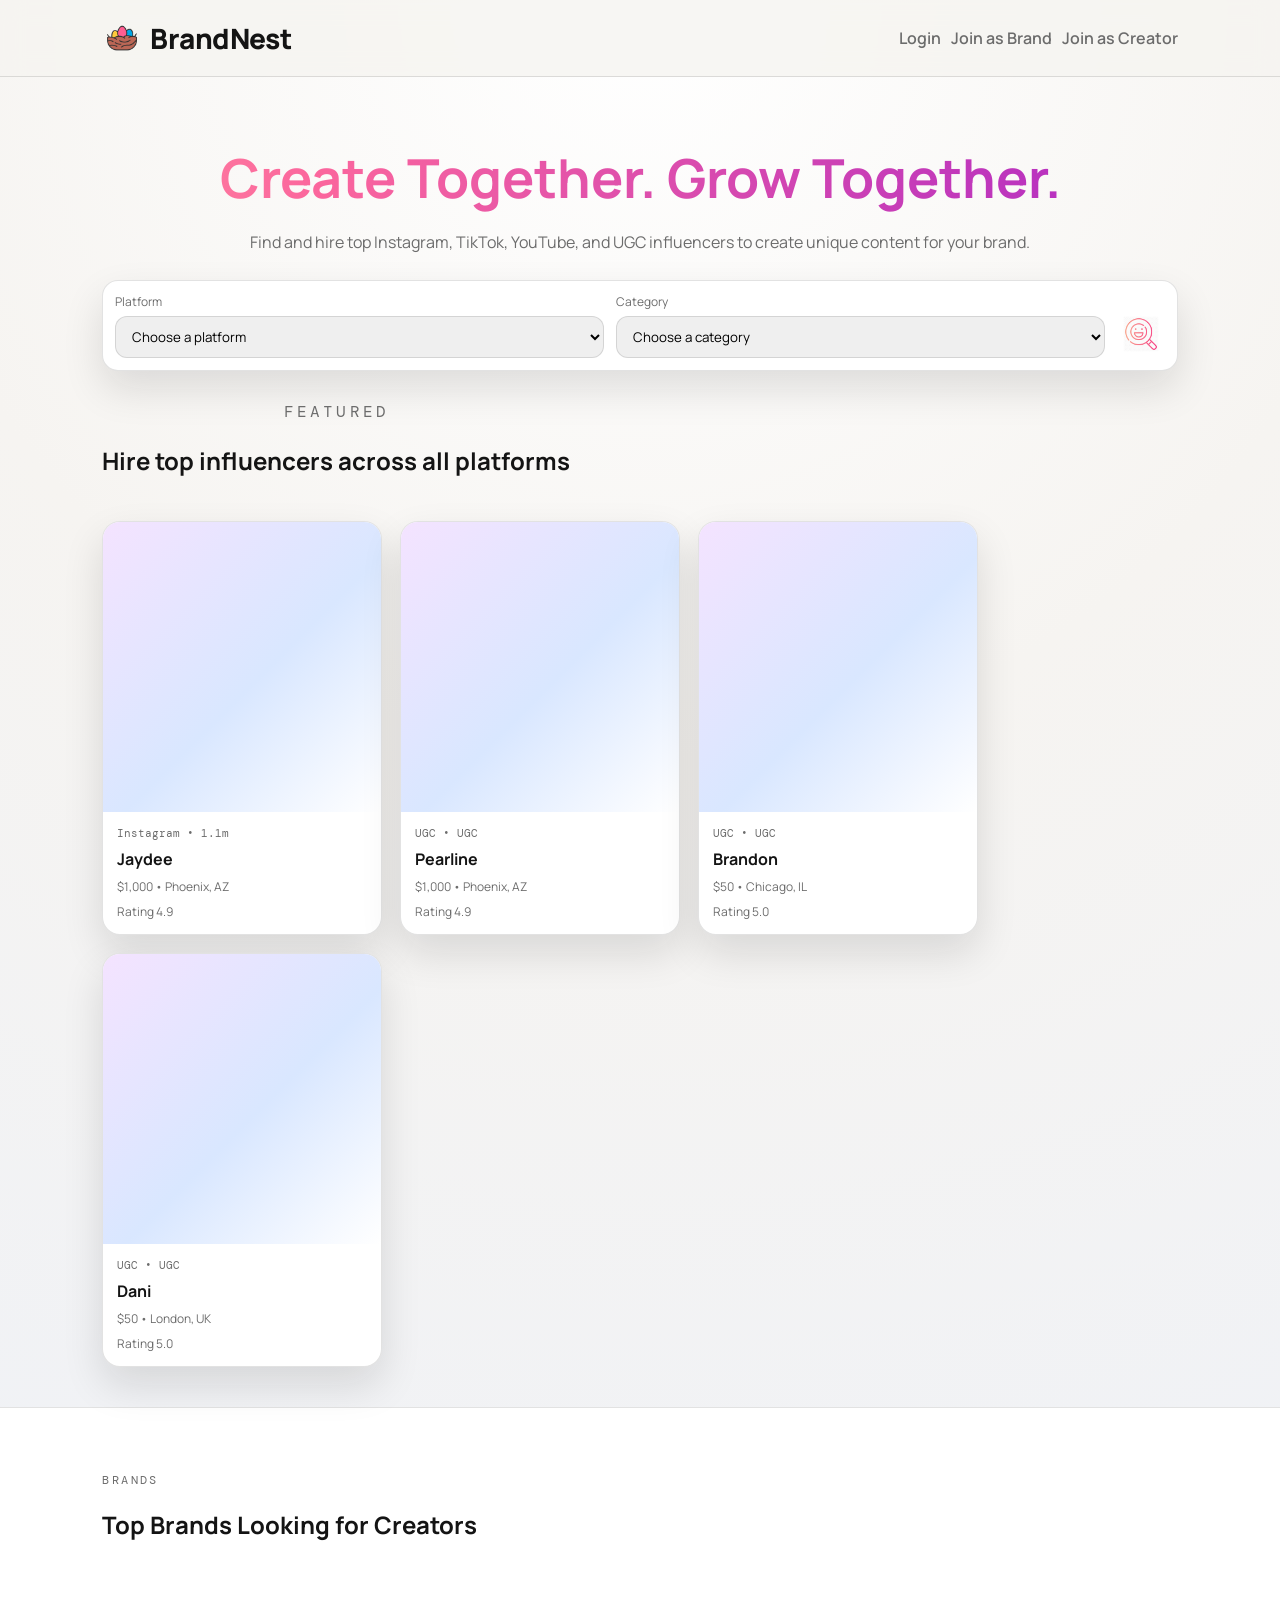
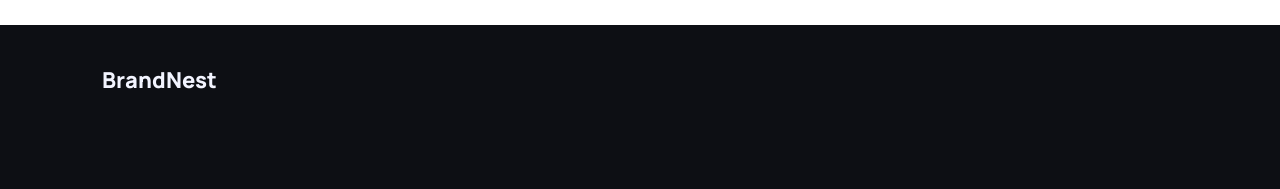
<file: frontend/index.html>
<!DOCTYPE html>
<html lang="en">
<head>
  <meta charset="UTF-8" />
  <meta name="viewport" content="width=device-width, initial-scale=1.0" />
  <title>BrandNest</title>
  <link rel="preconnect" href="https://fonts.googleapis.com">
  <link rel="preconnect" href="https://fonts.gstatic.com" crossorigin>
  <link href="https://fonts.googleapis.com/css2?family=Manrope:wght@400;500;600;700;800&family=DM+Mono:wght@400;500&display=swap" rel="stylesheet">
  <link rel="stylesheet" href="styles.css" />
</head>
<body>
  <header class="site-header">
    <div class="nav">
      <div class="nav__logo"><img src="nature_14835036.png" alt="BrandNest Logo">BrandNest</div>
      <nav class="nav__links"></nav>
      <div class="nav__actions">
        <a href="login.html" class="btn btn--ghost">Login</a>
        <a href="join-brand.html" class="btn">Join as Brand</a>
        <a href="join-creator.html" class="btn btn--dark">Join as Creator</a>
      </div>
    </div>
  </header>

  <main>
    <section class="hero" id="marketplace">
      <div class="hero__content">
        <h1>Create Together. Grow Together.</h1>
        <p>Find and hire top Instagram, TikTok, YouTube, and UGC influencers to create unique content for your brand.</p>
        <div class="search">
          <div class="search__item">
            <label>Platform</label>
            <select id="platformSelect">
              <option>Choose a platform</option>
              <option>Instagram</option>
              <option>TikTok</option>
              <option>YouTube</option>
              <option>UGC</option>
            </select>
          </div>
          <div class="search__item">
            <label>Category</label>
            <select id="categorySelect">
              <option>Choose a category</option>
              <option>Fashion</option>
              <option>Beauty</option>
              <option>Fitness</option>
              <option>Tech</option>
            </select>
          </div>
          <button class="btn btn--search" id="searchBtn"><img src="image.png" alt="Search"></button>
        </div>
        
        
        <div class="hero__results">
          <div class="section__header">
            <div>
              <p class="section__eyebrow">Featured</p>
              <h2>Hire top influencers across all platforms</h2>
            </div>
          </div>
          <div class="card-grid" id="featuredGrid"></div>
        </div>
      </div>
    </section>

    <!-- Brands Section -->
    <section class="brands-section">
      <div class="brands__content">
        <div class="section__header">
          <div>
            <p class="section__eyebrow">Brands</p> 
            <h2>Top Brands Looking for Creators</h2>
          </div>
        </div>
        <div class="card-grid" id="brandsGrid"></div>
      </div>
    </section>
  </main>

  <footer class="site-footer">
    <div class="footer__brand">BrandNest</div>
    <div class="footer__links">
      
    </div>
    <p class="footer__copy"></p>
  </footer>

  <script src="auth.js"></script>
  <script>
    // Expose session helpers for app.js (must be before app.js loads)
    function getSession() { return getUserSession(); }
    function clearSession() { clearUserSession(); }
  </script>
  <script src="app.js"></script>
  <script>
    // Update nav if user is logged in
    (function() {
      if (isUserLoggedIn()) {
        const user = getUserSession();
        const actionsDiv = document.querySelector('.nav__actions');
        if (actionsDiv && user) {
          const name = user.username || user.company_name || 'User';
          const initial = name.charAt(0).toUpperCase();
          actionsDiv.innerHTML = `
            <a href="dashboard.html" class="user-avatar" title="${name}">${initial}</a>
          `;
        }
      }
    })();
  </script>
</body>
</html>
</file>
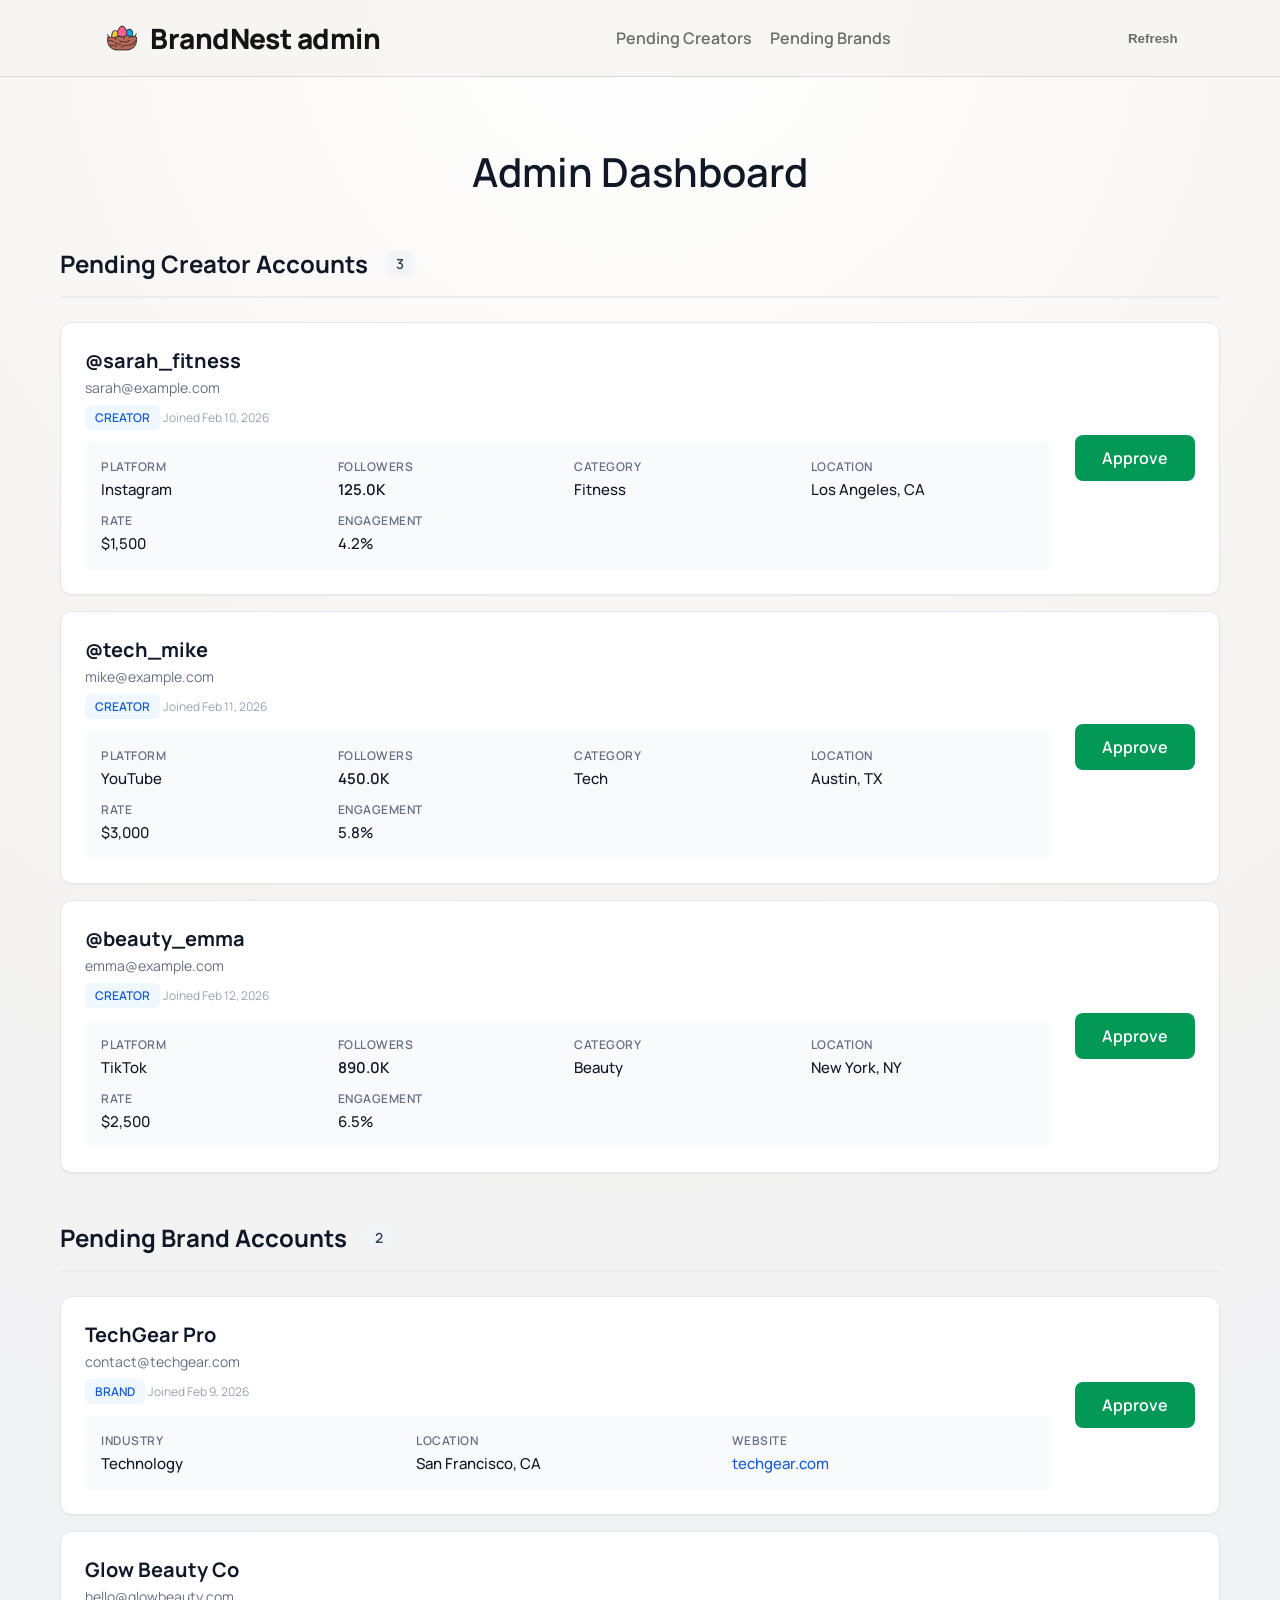
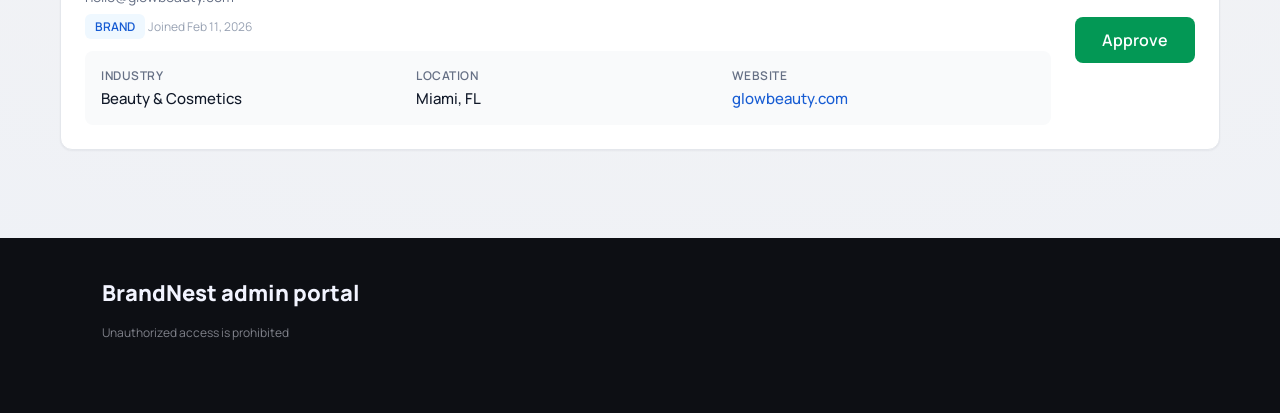
<file: frontend/admin.html>
<!DOCTYPE html>
<html lang="en">
<head>
  <meta charset="UTF-8" />
  <meta name="viewport" content="width=device-width, initial-scale=1.0" />
  <title>Admin BrandNest</title>
  <link rel="preconnect" href="https://fonts.googleapis.com">
  <link rel="preconnect" href="https://fonts.gstatic.com" crossorigin>
  <link href="https://fonts.googleapis.com/css2?family=Manrope:wght@400;500;600;700;800&family=DM+Mono:wght@400;500&display=swap" rel="stylesheet">
  <link rel="stylesheet" href="styles.css" />
  <link rel="stylesheet" href="admin.css" />
</head>
<body>
  <header class="site-header">
    <div class="nav">
      <div class="nav__logo"><img src="nature_14835036.png" alt="BrandNest Logo">BrandNest admin</div>
      <nav class="nav__links">
        <a href="#pending-creators">Pending Creators</a>
        <a href="#pending-brands">Pending Brands</a>
      </nav>
      <div class="nav__actions">
        <button class="btn btn--ghost" id="refreshBtn">Refresh</button>
      </div>
    </div>
  </header>

  <main class="admin-container">
    <div class="admin-header">
      <h1>Admin Dashboard</h1>
    </div>

    <!-- Pending Creators Section -->
    <section class="admin-section" id="pending-creators">
      <div class="section-header">
        <h2>Pending Creator Accounts</h2>
        <span class="count-badge" id="creatorCount">0</span>
      </div>
      <div class="pending-list" id="creatorsList">
        <!-- Creator cards will be inserted here -->
      </div>
    </section>

    <!-- Pending Brands Section -->
    <section class="admin-section" id="pending-brands">
      <div class="section-header">
        <h2>Pending Brand Accounts</h2>
        <span class="count-badge" id="brandCount">0</span>
      </div>
      <div class="pending-list" id="brandsList">
        <!-- Brand cards will be inserted here -->
      </div>
    </section>
  </main>

  <footer class="site-footer">
    <div class="footer__brand">BrandNest admin portal</div>
    <p class="footer__copy">Unauthorized access is prohibited</p>
  </footer>

  <script src="admin.js"></script>
</body>
</html>
</file>
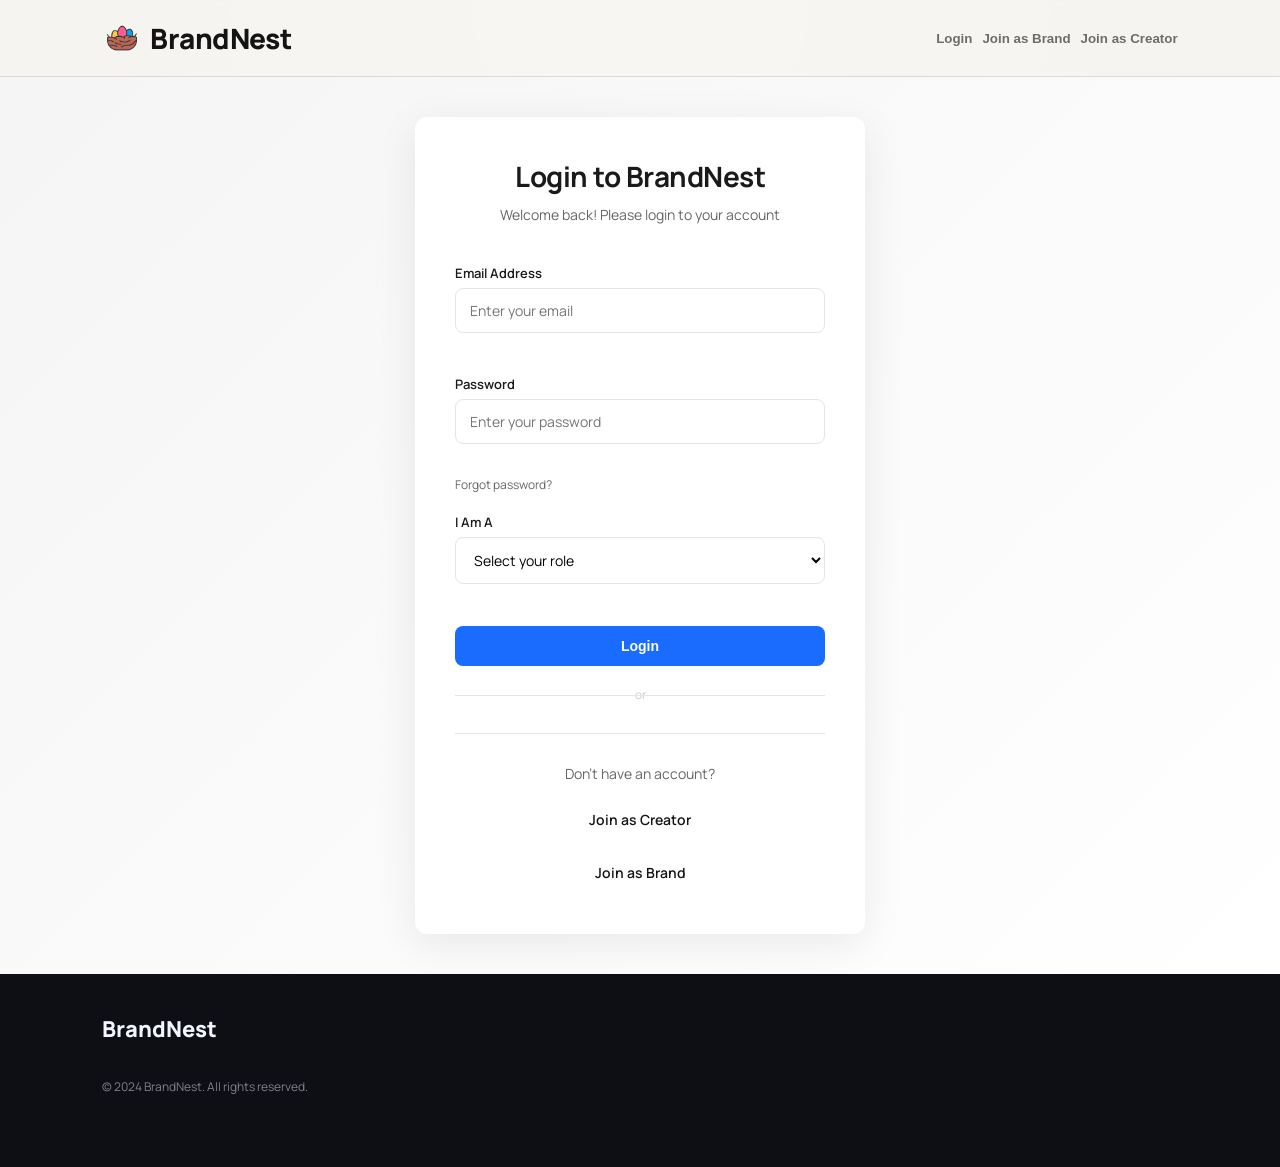
<file: frontend/campaigns.html>
<!DOCTYPE html>
<html lang="en">
<head>
    <meta charset="UTF-8">
    <meta name="viewport" content="width=device-width, initial-scale=1.0">
    <title>Campaigns - BrandNest</title>
    <link rel="stylesheet" href="styles.css">
    <link rel="stylesheet" href="dashboard.css">
    <link rel="preconnect" href="https://fonts.googleapis.com">
    <link rel="preconnect" href="https://fonts.gstatic.com" crossorigin>
    <link href="https://fonts.googleapis.com/css2?family=Manrope:wght@200;300;400;500;600;700;800&display=swap" rel="stylesheet">
</head>
<body>
    <header class="site-header">
        <div class="nav">
            <div class="nav__logo"><a href="index.html"><img src="nature_14835036.png" alt="BrandNest Logo">BrandNest</a></div>
            <nav class="nav__links"></nav>
            <div class="nav__actions">
                <button class="btn btn--ghost" id="logoutBtn">Logout</button>
            </div>
        </div>
    </header>

    <main class="dashboard-container">
        <aside class="dashboard-sidebar">
            <nav class="dashboard-nav">
                <a href="dashboard.html" class="dashboard-nav__link"><span>Profile</span></a>
                <a href="requests.html" class="dashboard-nav__link"><span>Contact Requests</span></a>
                <a href="campaigns.html" class="dashboard-nav__link active"><span>Campaigns</span></a>
                <a href="messages.html" class="dashboard-nav__link"><span>Messages</span></a>
                <a href="orders.html" class="dashboard-nav__link"><span>Orders</span></a>
                <a href="dashboard.html#settings" class="dashboard-nav__link"><span>Settings</span></a>
            </nav>
        </aside>

        <section class="dashboard-content">
            <div class="section-header" style="display:flex;justify-content:space-between;align-items:center;margin-bottom:30px;">
                <div>
                    <h1 id="pageTitle">Campaigns</h1>
                    <p id="welcomeMessage">Welcome!</p>
                </div>
                <button class="btn" id="createCampaignBtn" style="display:none;">+ New Campaign</button>
            </div>

            <!-- Create Campaign Modal -->
            <div id="createCampaignModal" class="modal-overlay" style="display:none;">
                <div class="modal-content">
                    <div class="modal-header">
                        <h2>Create Campaign</h2>
                        <button class="modal-close" id="closeModal">&times;</button>
                    </div>
                    <form id="createCampaignForm">
                        <div class="form-group">
                            <label>Campaign Title *</label>
                            <input type="text" id="campTitle" class="form-input" required />
                        </div>
                        <div class="form-group">
                            <label>Description *</label>
                            <textarea id="campDescription" class="form-input" rows="3" required></textarea>
                        </div>
                        <div class="form-row">
                            <div class="form-group">
                                <label>Budget ($)</label>
                                <input type="number" id="campBudget" class="form-input" min="0" step="0.01" />
                            </div>
                            <div class="form-group">
                                <label>Max Per Creator ($)</label>
                                <input type="number" id="campMaxPerCreator" class="form-input" min="0" step="0.01" />
                            </div>
                        </div>
                        <div class="form-row">
                            <div class="form-group">
                                <label>Target Platform</label>
                                <select id="campPlatform" class="form-input">
                                    <option value="">Any</option>
                                    <option value="Instagram">Instagram</option>
                                    <option value="TikTok">TikTok</option>
                                    <option value="YouTube">YouTube</option>
                                    <option value="UGC">UGC</option>
                                </select>
                            </div>
                            <div class="form-group">
                                <label>Target Category</label>
                                <select id="campCategory" class="form-input">
                                    <option value="">Any</option>
                                    <option value="Fashion">Fashion</option>
                                    <option value="Beauty">Beauty</option>
                                    <option value="Fitness">Fitness</option>
                                    <option value="Tech">Tech</option>
                                    <option value="Food">Food</option>
                                    <option value="Travel">Travel</option>
                                </select>
                            </div>
                        </div>
                        <div class="form-group">
                            <label>Min Followers</label>
                            <input type="number" id="campMinFollowers" class="form-input" min="0" />
                        </div>
                        <div class="form-row">
                            <div class="form-group">
                                <label>Start Date</label>
                                <input type="date" id="campStartDate" class="form-input" />
                            </div>
                            <div class="form-group">
                                <label>End Date</label>
                                <input type="date" id="campEndDate" class="form-input" />
                            </div>
                        </div>
                        <button type="submit" class="btn" style="width:100%;margin-top:10px;">Create Campaign</button>
                    </form>
                </div>
            </div>

            <!-- Campaigns List -->
            <div id="campaignsContainer" class="requests-container">
                <div class="loading">Loading campaigns...</div>
            </div>

            <!-- Application Modal (for creators) -->
            <div id="applyModal" class="modal-overlay" style="display:none;">
                <div class="modal-content">
                    <div class="modal-header">
                        <h2>Apply to Campaign</h2>
                        <button class="modal-close" id="closeApplyModal">&times;</button>
                    </div>
                    <form id="applyForm">
                        <input type="hidden" id="applyCampaignId" />
                        <div class="form-group">
                            <label>Your Proposed Rate ($)</label>
                            <input type="number" id="applyRate" class="form-input" min="0" step="0.01" required />
                        </div>
                        <div class="form-group">
                            <label>Message to Brand</label>
                            <textarea id="applyMessage" class="form-input" rows="3" placeholder="Tell the brand why you'd be a great fit..."></textarea>
                        </div>
                        <button type="submit" class="btn" style="width:100%;margin-top:10px;">Submit Application</button>
                    </form>
                </div>
            </div>

            <!-- Applications Section (for brands) -->
            <div id="applicationsSection" style="display:none; margin-top:30px;">
                <h2 id="applicationsTitle">Applications</h2>
                <div id="applicationsContainer" class="requests-container"></div>
            </div>

            <div id="emptyState" class="empty-state" style="display:none;">
                <h3>No campaigns yet</h3>
                <p id="emptyMessage"></p>
            </div>
        </section>
    </main>

    <footer class="site-footer">
        <div class="footer__brand">BrandNest</div>
        <div class="footer__links"></div>
        <p class="footer__copy">&copy; 2024 BrandNest. All rights reserved.</p>
    </footer>

    <script src="auth.js"></script>
    <script>
        let currentUser = null;
        let campaigns = [];
        let myApplications = {};  // { campaign_id: { status, id } }

        init();

        function init() {
            if (!isUserLoggedIn()) { window.location.href = 'login.html'; return; }
            currentUser = getUserSession();

            const name = currentUser.role === 'brand' ? currentUser.company_name : currentUser.username;
            document.getElementById('welcomeMessage').textContent = `Welcome, ${name}!`;

            // Show create button for brands only
            if (currentUser.role === 'brand') {
                document.getElementById('createCampaignBtn').style.display = 'inline-block';
                document.getElementById('emptyMessage').textContent = 'Create your first campaign to start attracting creators!';
            } else {
                document.getElementById('pageTitle').textContent = 'Browse Campaigns';
                document.getElementById('emptyMessage').textContent = 'No active campaigns right now. Check back soon!';
            }

            loadCampaigns();
            setupEventListeners();
        }

        function setupEventListeners() {
            document.getElementById('logoutBtn').addEventListener('click', () => {
                clearUserSession(); window.location.href = 'index.html';
            });

            // Create campaign modal
            document.getElementById('createCampaignBtn')?.addEventListener('click', () => {
                document.getElementById('createCampaignModal').style.display = 'flex';
            });
            document.getElementById('closeModal')?.addEventListener('click', () => {
                document.getElementById('createCampaignModal').style.display = 'none';
            });
            document.getElementById('closeApplyModal')?.addEventListener('click', () => {
                document.getElementById('applyModal').style.display = 'none';
            });

            // Create campaign form
            document.getElementById('createCampaignForm')?.addEventListener('submit', async (e) => {
                e.preventDefault();
                const data = {
                    title: document.getElementById('campTitle').value.trim(),
                    description: document.getElementById('campDescription').value.trim(),
                    budget: parseFloat(document.getElementById('campBudget').value) || null,
                    max_budget_per_creator: parseFloat(document.getElementById('campMaxPerCreator').value) || null,
                    target_platform: document.getElementById('campPlatform').value || null,
                    target_category: document.getElementById('campCategory').value || null,
                    min_followers: parseInt(document.getElementById('campMinFollowers').value) || null,
                    start_date: document.getElementById('campStartDate').value || null,
                    end_date: document.getElementById('campEndDate').value || null,
                };

                try {
                    const response = await authenticatedFetch(`${API_BASE}/campaigns`, {
                        method: 'POST',
                        headers: { 'Content-Type': 'application/json' },
                        body: JSON.stringify(data),
                    });
                    const result = await response.json();
                    if (!response.ok) throw new Error(result.error || result.message || 'Failed to create campaign');
                    alert('Campaign created successfully!');
                    document.getElementById('createCampaignModal').style.display = 'none';
                    document.getElementById('createCampaignForm').reset();
                    loadCampaigns();
                } catch (error) {
                    alert('Error: ' + error.message);
                }
            });

            // Apply form
            document.getElementById('applyForm')?.addEventListener('submit', async (e) => {
                e.preventDefault();
                const campaignId = document.getElementById('applyCampaignId').value;
                const data = {
                    campaign_id: parseInt(campaignId),
                    proposed_rate: parseFloat(document.getElementById('applyRate').value) || 0,
                    message: document.getElementById('applyMessage').value.trim(),
                };

                try {
                    const response = await authenticatedFetch(`${API_BASE}/applications`, {
                        method: 'POST',
                        headers: { 'Content-Type': 'application/json' },
                        body: JSON.stringify(data),
                    });
                    const result = await response.json();
                    if (!response.ok) throw new Error(result.error || result.message || 'Failed to apply');
                    alert('Application submitted!');
                    document.getElementById('applyModal').style.display = 'none';
                    document.getElementById('applyForm').reset();
                    loadCampaigns();
                } catch (error) {
                    alert('Error: ' + error.message);
                }
            });
        }

        async function loadCampaigns() {
            try {
                // If creator, first fetch their applications to know which campaigns they applied to
                if (currentUser.role === 'creator') {
                    try {
                        const appResponse = await authenticatedFetch(`${API_BASE}/applications/my`);
                        const appData = await appResponse.json();
                        if (appResponse.ok && appData.data) {
                            myApplications = {};
                            appData.data.forEach(a => {
                                myApplications[a.campaign_id] = { status: a.status, id: a.id };
                            });
                        }
                    } catch (e) {
                        console.warn('Could not fetch applications:', e);
                    }
                }

                // Brands see their own campaigns; creators see all active
                const url = currentUser.role === 'brand' ? `${API_BASE}/campaigns/my` : `${API_BASE}/campaigns`;
                const response = await authenticatedFetch(url);
                const data = await response.json();
                if (!response.ok) throw new Error(data.error || data.message || 'Failed to load');

                campaigns = data.data || data.campaigns || [];
                displayCampaigns(campaigns);
            } catch (error) {
                console.error('Error:', error);
                document.getElementById('campaignsContainer').innerHTML = '<p style="color:red;">Failed to load campaigns.</p>';
            }
        }

        function displayCampaigns(list) {
            const container = document.getElementById('campaignsContainer');
            const empty = document.getElementById('emptyState');

            if (!list || list.length === 0) {
                container.style.display = 'none';
                empty.style.display = 'block';
                return;
            }
            container.style.display = 'block';
            empty.style.display = 'none';

            container.innerHTML = list.map(c => {
                const budget = c.budget ? `$${Number(c.budget).toLocaleString()}` : 'Flexible';
                const platform = c.target_platform || 'Any Platform';
                const category = c.target_category || 'Any Category';
                const statusClass = c.status === 'active' ? 'status-accepted' : c.status === 'closed' ? 'status-rejected' : 'status-pending';
                const brandName = c.brand ? c.brand.company_name : '';

                let actions = '';
                if (currentUser.role === 'creator') {
                    const myApp = myApplications[c.id];
                    if (myApp) {
                        const appStatusClass = myApp.status === 'accepted' ? 'status-accepted' : myApp.status === 'rejected' ? 'status-rejected' : 'status-pending';
                        actions = `<span class="status-badge ${appStatusClass}" style="font-size:13px;">${myApp.status === 'pending' ? 'Applied' : myApp.status.charAt(0).toUpperCase() + myApp.status.slice(1)}</span>`;
                    } else {
                        actions = `<button class="btn btn-accept apply-btn" data-id="${c.id}">Apply</button>`;
                    }
                } else {
                    actions = `<button class="btn view-apps-btn" data-id="${c.id}">View Applications</button>`;
                }

                return `
                    <div class="request-card">
                        <div class="request-header">
                            <div class="party-info">
                                <div class="party-details">
                                    <h3>${c.title}</h3>
                                    <p class="party-meta">${brandName ? brandName + ' • ' : ''}${platform} • ${category}</p>
                                </div>
                            </div>
                            <span class="status-badge ${statusClass}">${c.status}</span>
                        </div>
                        <div class="request-message">
                            <p>${c.description}</p>
                        </div>
                        <div class="request-footer">
                            <span class="request-date">Budget: ${budget}${c.max_budget_per_creator ? ' (Max $' + c.max_budget_per_creator + '/creator)' : ''}</span>
                            ${actions}
                        </div>
                    </div>
                `;
            }).join('');

            // Bind apply buttons
            container.querySelectorAll('.apply-btn').forEach(btn => {
                btn.addEventListener('click', () => {
                    document.getElementById('applyCampaignId').value = btn.dataset.id;
                    document.getElementById('applyModal').style.display = 'flex';
                });
            });

            // Bind view applications buttons
            container.querySelectorAll('.view-apps-btn').forEach(btn => {
                btn.addEventListener('click', () => loadApplications(btn.dataset.id));
            });
        }

        async function loadApplications(campaignId) {
            try {
                const response = await authenticatedFetch(`${API_BASE}/applications?campaign_id=${campaignId}`);
                const data = await response.json();
                if (!response.ok) throw new Error(data.error || data.message || 'Failed');

                const apps = data.data || data.applications || [];
                const section = document.getElementById('applicationsSection');
                const container = document.getElementById('applicationsContainer');
                const camp = campaigns.find(c => c.id == campaignId);
                document.getElementById('applicationsTitle').textContent = `Applications for "${camp?.title || 'Campaign'}"`;
                section.style.display = 'block';

                if (apps.length === 0) {
                    container.innerHTML = '<p style="padding:20px;color:#999;">No applications yet.</p>';
                    return;
                }

                container.innerHTML = apps.map(app => {
                    const creatorName = app.creator ? app.creator.username : 'Creator #' + app.creator_id;
                    const statusClass = app.status === 'accepted' ? 'status-accepted' : app.status === 'rejected' ? 'status-rejected' : 'status-pending';
                    let actions = '';
                    if (app.status === 'pending') {
                        actions = `
                            <button class="btn btn-accept respond-btn" data-id="${app.id}" data-action="accept">Accept</button>
                            <button class="btn btn-reject respond-btn" data-id="${app.id}" data-action="reject">Reject</button>
                        `;
                    } else if (app.status === 'accepted') {
                        const cName = encodeURIComponent(creatorName);
                        actions = `<a href="messages.html?partner_role=creator&partner_id=${app.creator_id}&partner_name=${cName}" class="btn btn-accept" style="text-decoration:none;">Message</a>`;
                    }
                    return `
                        <div class="request-card">
                            <div class="request-header">
                                <div class="party-details">
                                    <h3>${creatorName}</h3>
                                    <p class="party-meta">Proposed Rate: $${app.proposed_rate || 0}</p>
                                </div>
                                <span class="status-badge ${statusClass}">${app.status}</span>
                            </div>
                            ${app.message ? `<div class="request-message"><p>${app.message}</p></div>` : ''}
                            <div class="request-footer">
                                <span class="request-date">${formatDate(app.created_at)}</span>
                                <div class="request-actions">${actions}</div>
                            </div>
                        </div>
                    `;
                }).join('');

                container.querySelectorAll('.respond-btn').forEach(btn => {
                    btn.addEventListener('click', async () => {
                        try {
                            const response = await authenticatedFetch(`${API_BASE}/applications/${btn.dataset.id}/respond`, {
                                method: 'PUT',
                                headers: { 'Content-Type': 'application/json' },
                                body: JSON.stringify({ action: btn.dataset.action }),
                            });
                            const result = await response.json();
                            if (!response.ok) throw new Error(result.error || result.message || 'Failed');
                            alert(`Application ${btn.dataset.action}ed!`);
                            loadApplications(campaignId);
                        } catch (error) {
                            alert('Error: ' + error.message);
                        }
                    });
                });
            } catch (error) {
                alert('Error loading applications: ' + error.message);
            }
        }

        function formatDate(dateString) {
            if (!dateString) return '';
            const date = new Date(dateString);
            const diffMs = Date.now() - date;
            const diffDays = Math.floor(diffMs / 86400000);
            if (diffDays < 1) return 'Today';
            if (diffDays < 7) return `${diffDays}d ago`;
            return date.toLocaleDateString();
        }
    </script>


</body>
</html>
</file>
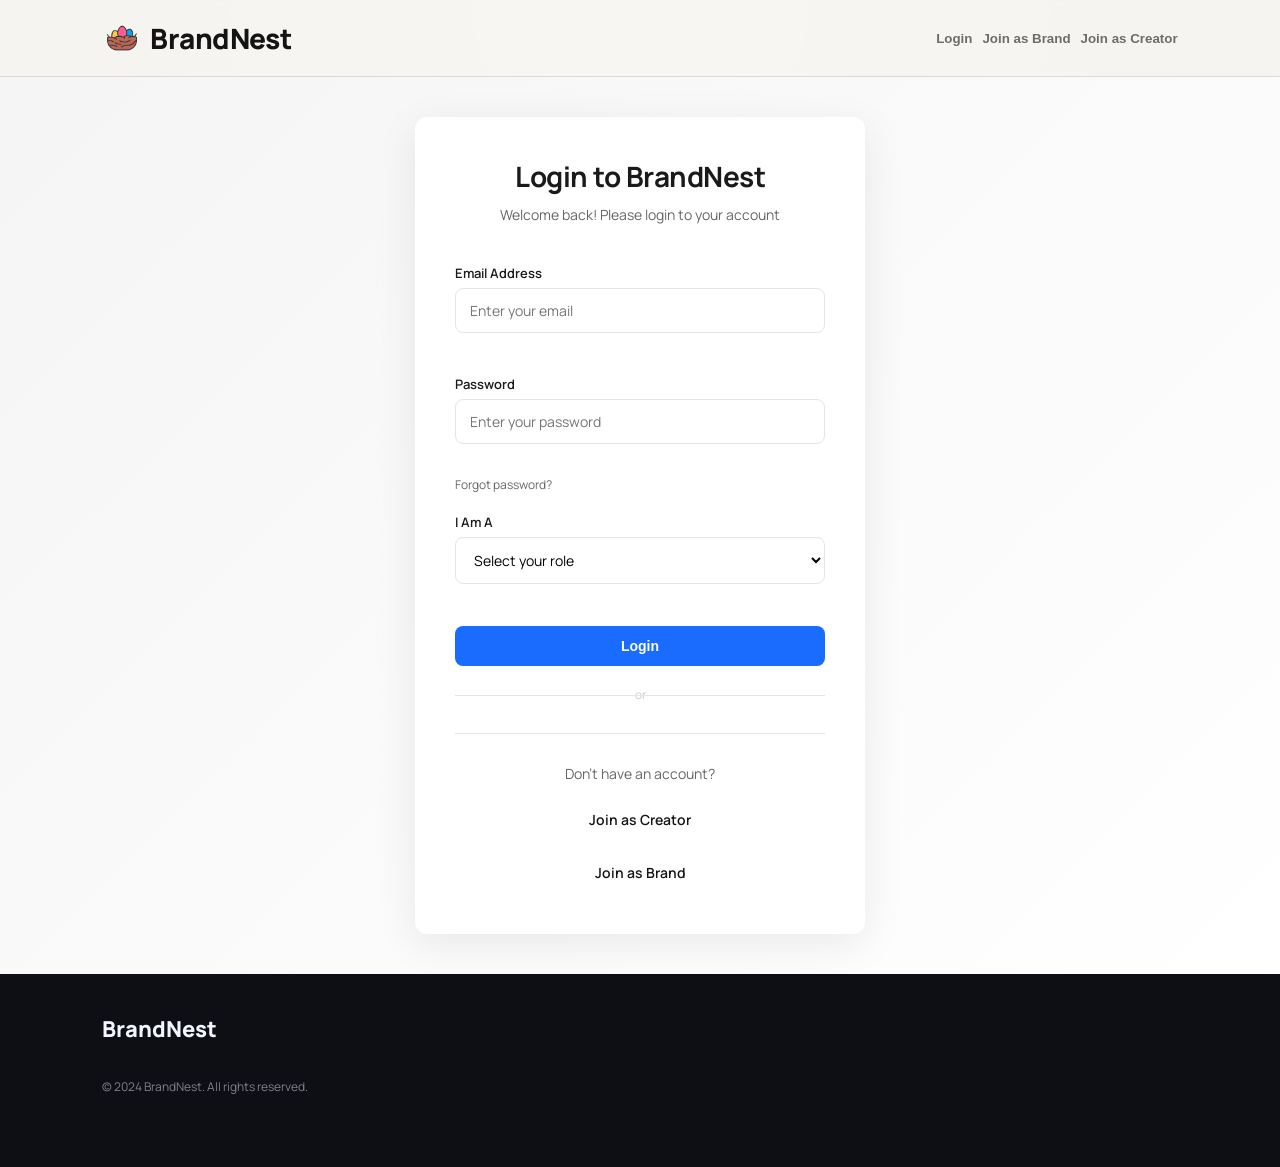
<file: frontend/dashboard.html>
<!DOCTYPE html>
<html lang="en">
<head>
  <meta charset="UTF-8" />
  <meta name="viewport" content="width=device-width, initial-scale=1.0" />
  <title>Dashboard - BrandNest</title>
  <link rel="preconnect" href="https://fonts.googleapis.com">
  <link rel="preconnect" href="https://fonts.gstatic.com" crossorigin>
  <link href="https://fonts.googleapis.com/css2?family=Manrope:wght@400;500;600;700;800&family=DM+Mono:wght@400;500&display=swap" rel="stylesheet">
  <link rel="stylesheet" href="styles.css" />
  <link rel="stylesheet" href="dashboard.css" />
</head>
<body>
  <header class="site-header">
    <div class="nav">
      <div class="nav__logo"><a href="index.html"><img src="nature_14835036.png" alt="BrandNest Logo">BrandNest</a></div>
      <nav class="nav__links"></nav>
      <div class="nav__actions">
        <button class="btn btn--ghost" id="logoutBtn">Logout</button>
      </div>
    </div>
  </header>

  <main class="dashboard-container">
    <aside class="dashboard-sidebar">
      <nav class="dashboard-nav">
        <a href="#profile" class="dashboard-nav__link active" data-section="profile">
          <span>Profile</span>
        </a>
        <a href="requests.html" class="dashboard-nav__link">
          <span>Contact Requests</span>
        </a>
        <a href="campaigns.html" class="dashboard-nav__link">
          <span>Campaigns</span>
        </a>
        <a href="messages.html" class="dashboard-nav__link">
          <span>Messages</span>
          <span class="badge" id="unreadMsgBadge" style="display:none"></span>
        </a>
        <a href="orders.html" class="dashboard-nav__link">
          <span>Orders</span>
        </a>
        <a href="#settings" class="dashboard-nav__link" data-section="settings">
          <span>Settings</span>
        </a>
      </nav>
    </aside>

    <section class="dashboard-content">
      <!-- Profile Section -->
      <div class="dashboard-section active" id="profile-section">
        <div class="section-header">
          <h1>Your Profile</h1>
          <p>Manage your account information</p>
        </div>

        <!-- Profile View -->
        <div id="profileView">
          <div class="profile-card">
            <div class="profile-header">
              <div class="profile-avatar" id="profileAvatar"></div>
              <div class="profile-info">
                <h2 id="profileName">Loading...</h2>
                <p id="profileRole" class="role-badge">Creator</p>
                <p id="profileEmail">user@example.com</p>
              </div>
            </div>

            <div class="profile-details">
              <div class="detail-row">
                <span class="detail-label">Account Type:</span>
                <span class="detail-value" id="accountType">Creator</span>
              </div>
              <div class="detail-row">
                <span class="detail-label">Email:</span>
                <span class="detail-value" id="accountEmail">user@example.com</span>
              </div>
              <div class="detail-row" id="verificationRow">
                <span class="detail-label">Verification Status:</span>
                <span class="detail-value" id="verificationStatus">Pending Approval</span>
              </div>
              <div class="detail-row" id="additionalDetails"></div>
            </div>
          </div>

          <div class="action-buttons">
            <button class="btn" id="editProfileBtn">Edit Profile</button>
            <button class="btn btn--ghost" id="deleteAccountBtn">Delete Account</button>
          </div>
        </div>

        <!-- Edit Profile Form (hidden by default) -->
        <div id="editProfileView" style="display:none;">
          <div class="profile-card">
            <h3 style="margin:0 0 20px">Edit Your Profile</h3>
            <div id="editProfileMessage" class="auth-message"></div>
            <form id="editProfileForm">
              <!-- Creator Fields -->
              <div id="creatorEditFields" style="display:none;">
                <div class="form-group">
                  <label>Username</label>
                  <input type="text" name="username" id="editUsername" class="form-input" />
                </div>
                <div class="form-group">
                  <label>Platform</label>
                  <select name="platform" id="editPlatform" class="form-input">
                    <option value="Instagram">Instagram</option>
                    <option value="TikTok">TikTok</option>
                    <option value="YouTube">YouTube</option>
                    <option value="UGC">UGC</option>
                  </select>
                </div>
                <div class="form-group">
                  <label>Category</label>
                  <select name="category" id="editCategory" class="form-input">
                    <option value="Fashion">Fashion</option>
                    <option value="Beauty">Beauty</option>
                    <option value="Fitness">Fitness</option>
                    <option value="Tech">Tech</option>
                    <option value="Food">Food</option>
                    <option value="Travel">Travel</option>
                    <option value="Lifestyle">Lifestyle</option>
                  </select>
                </div>
                <div class="form-group">
                  <label>Rate ($)</label>
                  <input type="number" name="rate" id="editRate" class="form-input" min="0" step="0.01" />
                </div>
                <div class="form-group">
                  <label>Location</label>
                  <input type="text" name="location" id="editLocation" class="form-input" />
                </div>
                <div class="form-group">
                  <label>Bio</label>
                  <textarea name="bio" id="editBio" class="form-input" rows="3"></textarea>
                </div>
                <div class="form-group">
                  <label>Followers Count</label>
                  <input type="number" name="followers_count" id="editFollowers" class="form-input" min="0" />
                </div>
                <div class="form-group">
                  <label>Engagement Rate (%)</label>
                  <input type="number" name="engagement_rate" id="editEngagement" class="form-input" min="0" step="0.1" />
                </div>
              </div>

              <!-- Brand Fields -->
              <div id="brandEditFields" style="display:none;">
                <div class="form-group">
                  <label>Company Name</label>
                  <input type="text" name="company_name" id="editCompanyName" class="form-input" />
                </div>
                <div class="form-group">
                  <label>Industry</label>
                  <select name="industry" id="editIndustry" class="form-input">
                    <option value="Technology">Technology</option>
                    <option value="Fashion">Fashion</option>
                    <option value="Beauty">Beauty</option>
                    <option value="Food & Beverage">Food & Beverage</option>
                    <option value="Health & Wellness">Health & Wellness</option>
                    <option value="Entertainment">Entertainment</option>
                    <option value="Sports">Sports</option>
                    <option value="Education">Education</option>
                    <option value="Finance">Finance</option>
                  </select>
                </div>
                <div class="form-group">
                  <label>Location</label>
                  <input type="text" name="location" id="editBrandLocation" class="form-input" />
                </div>
                <div class="form-group">
                  <label>Website</label>
                  <input type="url" name="website" id="editWebsite" class="form-input" />
                </div>
              </div>

              <div class="action-buttons" style="margin-top:20px;">
                <button type="submit" class="btn">Save Changes</button>
                <button type="button" class="btn btn--ghost" id="cancelEditBtn">Cancel</button>
              </div>
            </form>
          </div>
        </div>
      </div>

      <!-- Settings Section -->
      <div class="dashboard-section" id="settings-section">
        <div class="section-header">
          <h1>Settings</h1>
          <p>Manage your preferences</p>
        </div>

        <div class="settings-card">
          <div class="setting-item" style="flex-direction:column; align-items:stretch;">
            <div class="setting-header" style="margin-bottom:15px;">
              <h3>Change Password</h3>
              <p>Update your account password</p>
            </div>
            <div id="changePasswordMessage" class="auth-message"></div>
            <form id="changePasswordForm" style="display:flex; flex-direction:column; gap:12px;">
              <input type="password" id="currentPassword" placeholder="Current Password" class="form-input" required />
              <input type="password" id="newPassword" placeholder="New Password (min 6 chars)" class="form-input" required />
              <input type="password" id="confirmNewPassword" placeholder="Confirm New Password" class="form-input" required />
              <button type="submit" class="btn" style="align-self:flex-start;">Update Password</button>
            </form>
          </div>

          <div class="setting-item">
            <div class="setting-header">
              <h3>Notifications</h3>
              <p>Manage your notification preferences</p>
            </div>
            <div class="checkbox">
              <input id="emailNotifications" name="emailNotifications" type="checkbox" checked />
              <label for="emailNotifications">Email Notifications</label>
            </div>
          </div>

          <div class="setting-item">
            <div class="setting-header">
              <h3>Privacy</h3>
              <p>Control who can see your profile</p>
            </div>
            <div class="checkbox">
              <input id="publicProfile" name="publicProfile" type="checkbox" checked />
              <label for="publicProfile">Make Profile Public</label>
            </div>
          </div>
        </div>
      </div>
    </section>
  </main>

  <footer class="site-footer">
    <div class="footer__brand">BrandNest</div>
    <div class="footer__links"></div>
    <p class="footer__copy">&copy; 2024 BrandNest. All rights reserved.</p>
  </footer>

  <script src="auth.js"></script>
</body>
</html>
</file>
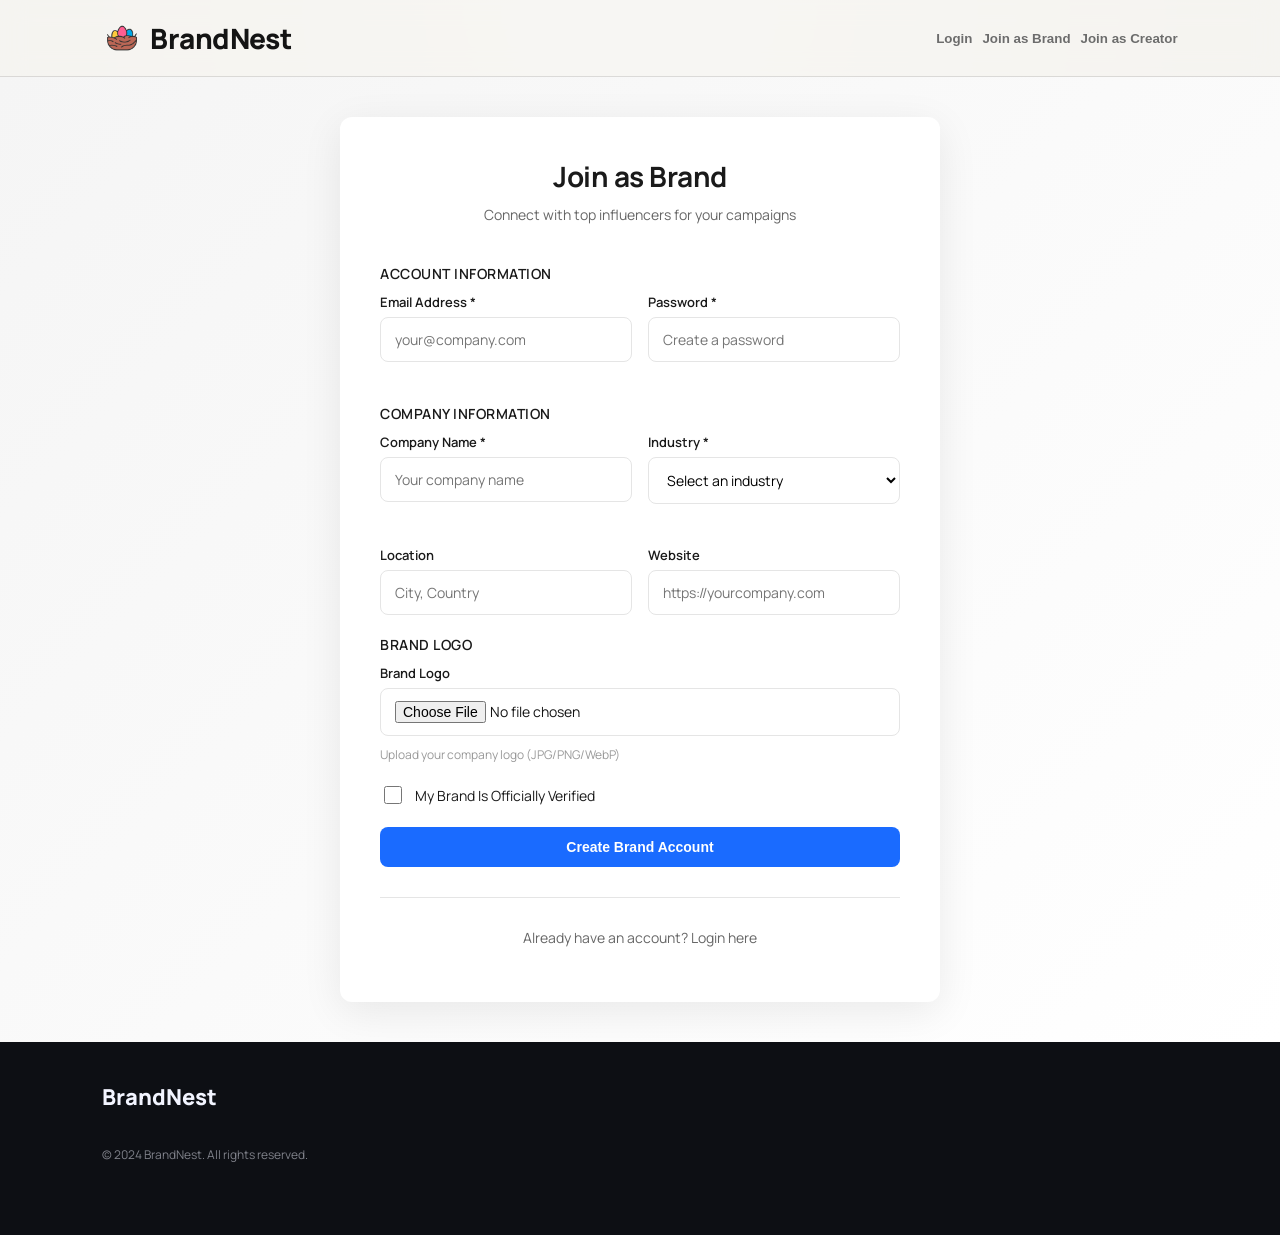
<file: frontend/join-brand.html>
<!DOCTYPE html>
<html lang="en">
<head>
  <meta charset="UTF-8" />
  <meta name="viewport" content="width=device-width, initial-scale=1.0" />
  <title>Join as Brand - BrandNest</title>
  <link rel="preconnect" href="https://fonts.googleapis.com">
  <link rel="preconnect" href="https://fonts.gstatic.com" crossorigin>
  <link href="https://fonts.googleapis.com/css2?family=Manrope:wght@400;500;600;700;800&family=DM+Mono:wght@400;500&display=swap" rel="stylesheet">
  <link rel="stylesheet" href="styles.css" />
  <link rel="stylesheet" href="auth.css" />
</head>
<body>
  <header class="site-header">
    <div class="nav">
      <div class="nav__logo"><a href="index.html"><img src="nature_14835036.png" alt="BrandNest Logo">BrandNest</a></div>
      <nav class="nav__links"></nav>
      <div class="nav__actions">
        <button class="btn btn--ghost" onclick="window.location.href='login.html'">Login</button>
        <button class="btn" onclick="window.location.href='join-brand.html'">Join as Brand</button>
        <button class="btn btn--dark" onclick="window.location.href='join-creator.html'">Join as Creator</button>
      </div>
    </div>
  </header>

  <main class="auth-container">
    <div class="auth-card auth-card--wide">
      <div class="auth-card__header">
        <h1>Join as Brand</h1>
        <p>Connect with top influencers for your campaigns</p>
      </div>

      <form class="auth-form" id="brandForm">
        <!-- Account Information -->
        <fieldset class="form-fieldset">
          <legend>Account Information</legend>
          
          <div class="form-row">
            <div class="form-group">
              <label for="brandEmail">Email Address *</label>
              <input 
                id="brandEmail" 
                name="email" 
                type="email" 
                placeholder="your@company.com" 
                required 
              />
              <span class="error-message" id="emailError"></span>
            </div>
            <div class="form-group">
              <label for="brandPassword">Password *</label>
              <input 
                id="brandPassword" 
                name="password" 
                type="password" 
                placeholder="Create a password" 
                required 
              />
              <span class="error-message" id="passwordError"></span>
            </div>
          </div>
        </fieldset>

        <!-- Company Information -->
        <fieldset class="form-fieldset">
          <legend>Company Information</legend>
          
          <div class="form-row">
            <div class="form-group">
              <label for="companyName">Company Name *</label>
              <input 
                id="companyName" 
                name="company_name" 
                type="text" 
                placeholder="Your company name" 
                required 
              />
              <span class="error-message" id="companyNameError"></span>
            </div>
            <div class="form-group">
              <label for="industry">Industry *</label>
              <select id="industry" name="industry" required>
                <option value="">Select an industry</option>
                <option value="fashion">Fashion</option>
                <option value="beauty">Beauty</option>
                <option value="fitness">Fitness</option>
                <option value="technology">Technology</option>
                <option value="travel">Travel</option>
                <option value="food">Food</option>
                <option value="lifestyle">Lifestyle</option>
              </select>
              <span class="error-message" id="industryError"></span>
            </div>
          </div>

          <div class="form-row">
            <div class="form-group">
              <label for="location">Location</label>
              <input 
                id="location" 
                name="location" 
                type="text" 
                placeholder="City, Country" 
              />
            </div>
            <div class="form-group">
              <label for="website">Website</label>
              <input 
                id="website" 
                name="website" 
                type="url" 
                placeholder="https://yourcompany.com" 
              />
            </div>
          </div>
        </fieldset>

        <!-- Logo -->
        <fieldset class="form-fieldset">
          <legend>Brand Logo</legend>
          
          <div class="form-group">
            <label for="brandLogo">Brand Logo</label>
            <input 
              id="brandLogo" 
              name="brand_logo" 
              type="file" 
              accept="image/*" 
            />
            <small>Upload your company logo (JPG/PNG/WebP)</small>
          </div>
        </fieldset>

        <!-- Verification -->
        <fieldset class="form-fieldset">
          <div class="form-group checkbox">
            <input 
              id="verified" 
              name="verified" 
              type="checkbox" 
            />
            <label for="verified">My brand is officially verified</label>
          </div>
        </fieldset>

        <button type="submit" class="btn btn--full">Create Brand Account</button>
      </form>

      <div class="auth-footer">
        <p>Already have an account? <a href="login.html">Login here</a></p>
      </div>

      <div class="auth-message" id="authMessage"></div>
    </div>
  </main>

  <footer class="site-footer">
    <div class="footer__brand">BrandNest</div>
    <div class="footer__links"></div>
    <p class="footer__copy">&copy; 2024 BrandNest. All rights reserved.</p>
  </footer>

  <script src="auth.js"></script>
</body>
</html>
</file>
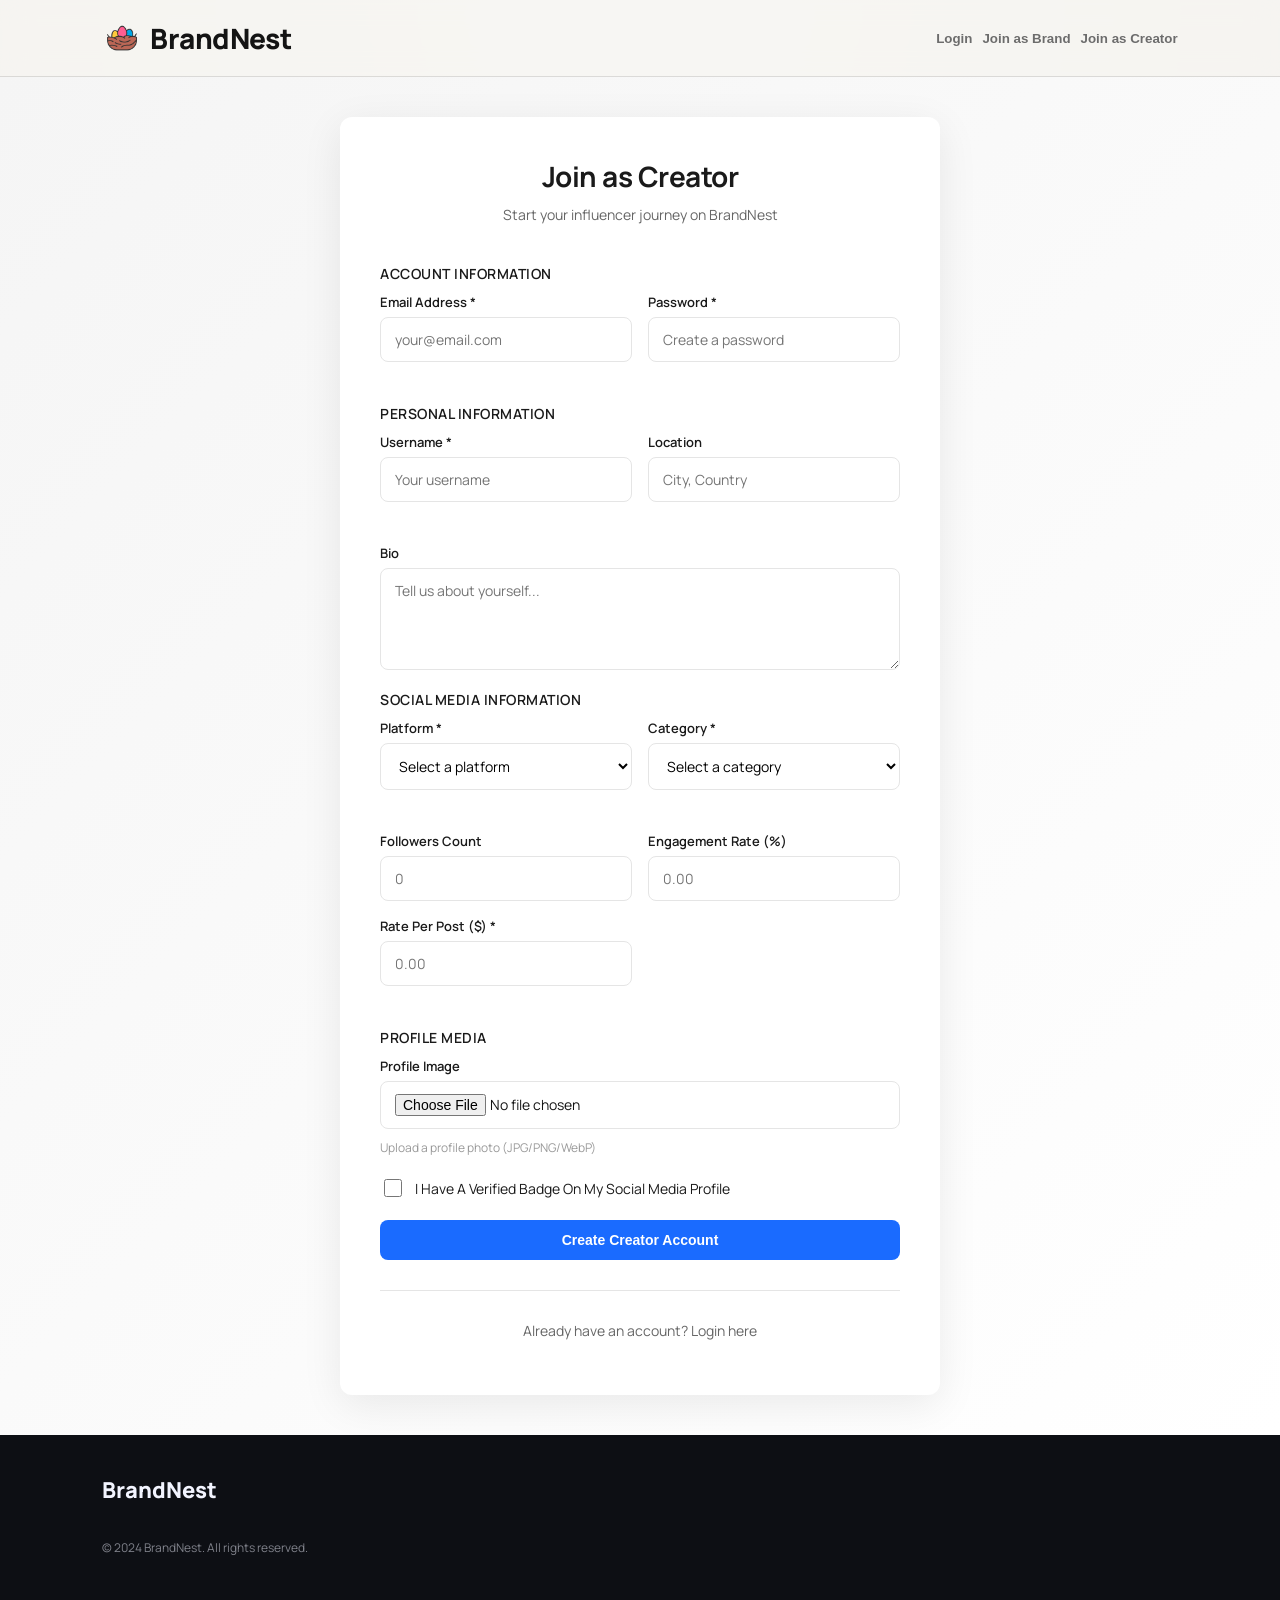
<file: frontend/join-creator.html>
<!DOCTYPE html>
<html lang="en">
<head>
  <meta charset="UTF-8" />
  <meta name="viewport" content="width=device-width, initial-scale=1.0" />
  <title>Join as Creator - BrandNest</title>
  <link rel="preconnect" href="https://fonts.googleapis.com">
  <link rel="preconnect" href="https://fonts.gstatic.com" crossorigin>
  <link href="https://fonts.googleapis.com/css2?family=Manrope:wght@400;500;600;700;800&family=DM+Mono:wght@400;500&display=swap" rel="stylesheet">
  <link rel="stylesheet" href="styles.css" />
  <link rel="stylesheet" href="auth.css" />
</head>
<body>
  <header class="site-header">
    <div class="nav">
      <div class="nav__logo"><a href="index.html"><img src="nature_14835036.png" alt="BrandNest Logo">BrandNest</a></div>
      <nav class="nav__links"></nav>
      <div class="nav__actions">
        <button class="btn btn--ghost" onclick="window.location.href='login.html'">Login</button>
        <button class="btn" onclick="window.location.href='join-brand.html'">Join as Brand</button>
        <button class="btn btn--dark" onclick="window.location.href='join-creator.html'">Join as Creator</button>
      </div>
    </div>
  </header>

  <main class="auth-container">
    <div class="auth-card auth-card--wide">
      <div class="auth-card__header">
        <h1>Join as Creator</h1>
        <p>Start your influencer journey on BrandNest</p>
      </div>

      <form class="auth-form" id="creatorForm">
        <!-- Account Information -->
        <fieldset class="form-fieldset">
          <legend>Account Information</legend>
          
          <div class="form-row">
            <div class="form-group">
              <label for="creatorEmail">Email Address *</label>
              <input 
                id="creatorEmail" 
                name="email" 
                type="email" 
                placeholder="your@email.com" 
                required 
              />
              <span class="error-message" id="emailError"></span>
            </div>
            <div class="form-group">
              <label for="creatorPassword">Password *</label>
              <input 
                id="creatorPassword" 
                name="password" 
                type="password" 
                placeholder="Create a password" 
                required 
              />
              <span class="error-message" id="passwordError"></span>
            </div>
          </div>
        </fieldset>

        <!-- Personal Information -->
        <fieldset class="form-fieldset">
          <legend>Personal Information</legend>
          
          <div class="form-row">
            <div class="form-group">
              <label for="username">Username *</label>
              <input 
                id="username" 
                name="username" 
                type="text" 
                placeholder="Your username" 
                required 
              />
              <span class="error-message" id="usernameError"></span>
            </div>
            <div class="form-group">
              <label for="location">Location</label>
              <input 
                id="location" 
                name="location" 
                type="text" 
                placeholder="City, Country" 
              />
            </div>
          </div>

          <div class="form-group">
            <label for="bio">Bio</label>
            <textarea 
              id="bio" 
              name="bio" 
              placeholder="Tell us about yourself..." 
              rows="4"
            ></textarea>
          </div>
        </fieldset>

        <!-- Social Media Information -->
        <fieldset class="form-fieldset">
          <legend>Social Media Information</legend>
          
          <div class="form-row">
            <div class="form-group">
              <label for="platform">Platform *</label>
              <select id="platform" name="platform" required>
                <option value="">Select a platform</option>
                <option value="instagram">Instagram</option>
                <option value="tiktok">TikTok</option>
                <option value="youtube">YouTube</option>
                <option value="ugc">UGC</option>
              </select>
              <span class="error-message" id="platformError"></span>
            </div>
            <div class="form-group">
              <label for="category">Category *</label>
              <select id="category" name="category" required>
                <option value="">Select a category</option>
                <option value="fashion">Fashion</option>
                <option value="beauty">Beauty</option>
                <option value="fitness">Fitness</option>
                <option value="tech">Tech</option>
                <option value="travel">Travel</option>
                <option value="food">Food</option>
                <option value="lifestyle">Lifestyle</option>
              </select>
              <span class="error-message" id="categoryError"></span>
            </div>
          </div>

          <div class="form-row">
            <div class="form-group">
              <label for="followers">Followers Count</label>
              <input 
                id="followers" 
                name="followers_count" 
                type="number" 
                placeholder="0" 
                min="0"
              />
            </div>
            <div class="form-group">
              <label for="engagement">Engagement Rate (%)</label>
              <input 
                id="engagement" 
                name="engagement_rate" 
                type="number" 
                placeholder="0.00" 
                step="0.01" 
                min="0"
              />
            </div>
            <div class="form-group">
              <label for="rate">Rate per Post ($) *</label>
              <input 
                id="rate" 
                name="rate" 
                type="number" 
                placeholder="0.00" 
                step="0.01" 
                min="0" 
                required 
              />
              <span class="error-message" id="rateError"></span>
            </div>
          </div>
        </fieldset>

        <!-- Profile Media -->
        <fieldset class="form-fieldset">
          <legend>Profile Media</legend>
          
          <div class="form-group">
            <label for="profileImage">Profile Image</label>
            <input 
              id="profileImage" 
              name="profile_image" 
              type="file" 
              accept="image/*" 
            />
            <small>Upload a profile photo (JPG/PNG/WebP)</small>
          </div>
        </fieldset>

        <!-- Verification -->
        <fieldset class="form-fieldset">
          <div class="form-group checkbox">
            <input 
              id="verified" 
              name="is_verified" 
              type="checkbox" 
            />
            <label for="verified">I have a verified badge on my social media profile</label>
          </div>
        </fieldset>

        <button type="submit" class="btn btn--full">Create Creator Account</button>
      </form>

      <div class="auth-footer">
        <p>Already have an account? <a href="login.html">Login here</a></p>
      </div>

      <div class="auth-message" id="authMessage"></div>
    </div>
  </main>

  <footer class="site-footer">
    <div class="footer__brand">BrandNest</div>
    <div class="footer__links"></div>
    <p class="footer__copy">&copy; 2024 BrandNest. All rights reserved.</p>
  </footer>

  <script src="auth.js"></script>
</body>
</html>
</file>
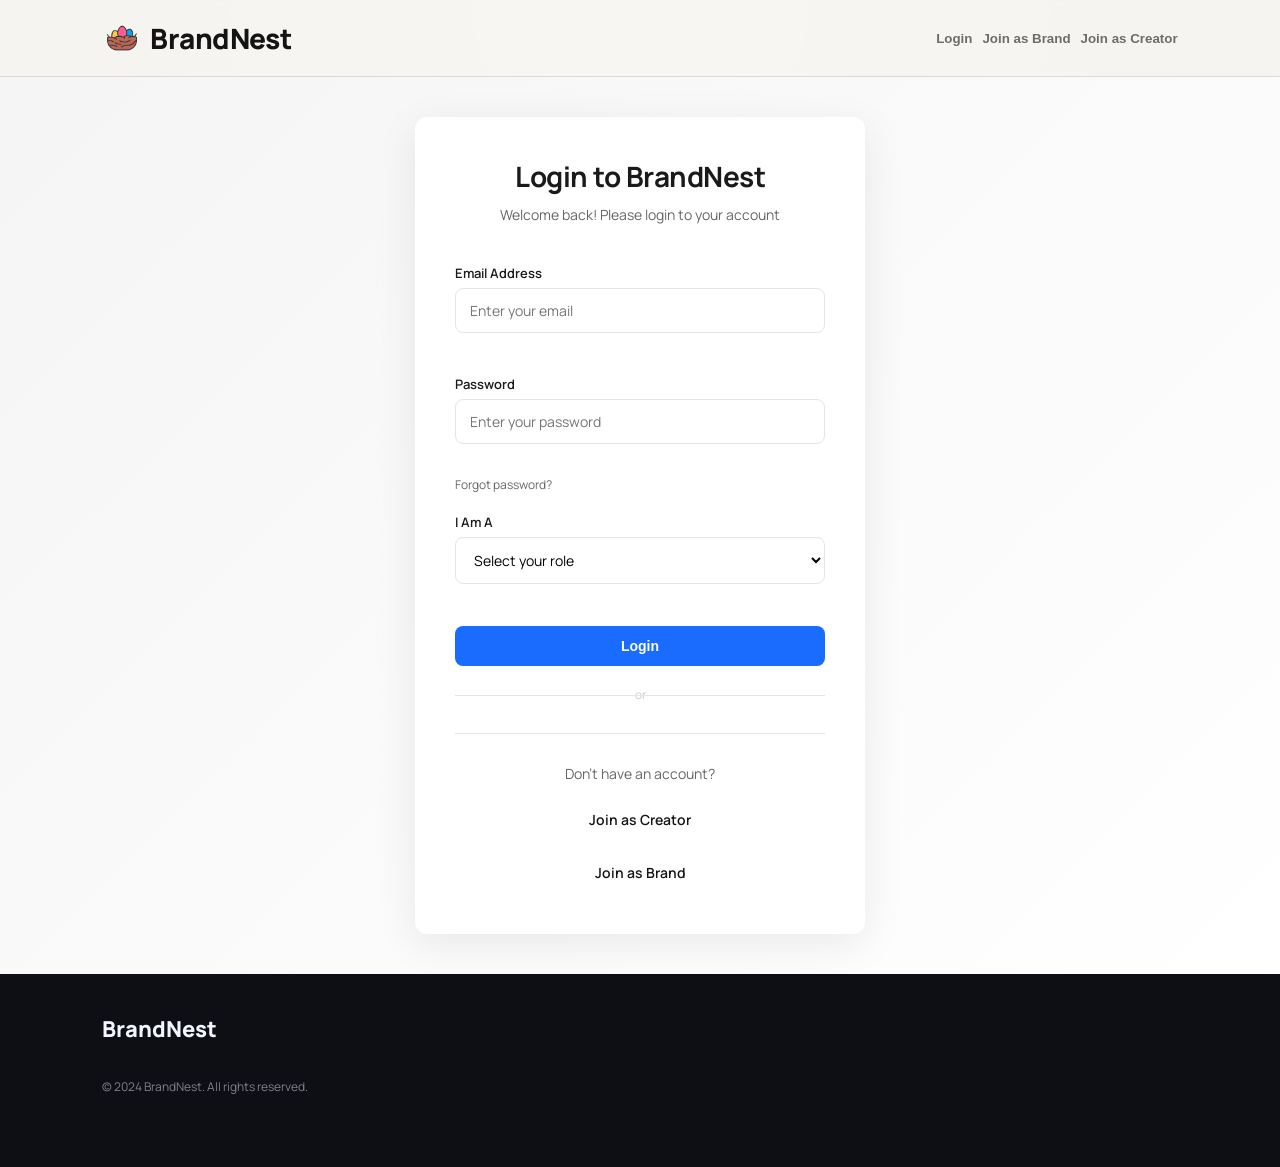
<file: frontend/login.html>
<!DOCTYPE html>
<html lang="en">
<head>
  <meta charset="UTF-8" />
  <meta name="viewport" content="width=device-width, initial-scale=1.0" />
  <title>Login</title>
  <link rel="preconnect" href="https://fonts.googleapis.com">
  <link rel="preconnect" href="https://fonts.gstatic.com" crossorigin>
  <link href="https://fonts.googleapis.com/css2?family=Manrope:wght@400;500;600;700;800&family=DM+Mono:wght@400;500&display=swap" rel="stylesheet">
  <link rel="stylesheet" href="styles.css" />
  <link rel="stylesheet" href="auth.css" />
</head>
<body>
  <header class="site-header">
    <div class="nav">
      <div class="nav__logo"><a href="index.html"><img src="nature_14835036.png" alt="BrandNest Logo">BrandNest</a></div>
      <nav class="nav__links"></nav>
      <div class="nav__actions">
        <button class="btn btn--ghost" onclick="window.location.href='login.html'">Login</button>
        <button class="btn" onclick="window.location.href='join-brand.html'">Join as Brand</button>
        <button class="btn btn--dark" onclick="window.location.href='join-creator.html'">Join as Creator</button>
      </div>
    </div>
  </header>

  <main class="auth-container">
    <div class="auth-card">
      <div class="auth-card__header">
        <h1>Login to BrandNest</h1>
        <p>Welcome back! Please login to your account</p>
      </div>

      <form class="auth-form" id="loginForm">
        <div class="form-group">
          <label for="loginEmail">Email Address</label>
          <input 
            id="loginEmail" 
            name="email" 
            type="email" 
            placeholder="Enter your email" 
            required 
          />
          <span class="error-message" id="emailError"></span>
        </div>

        <div class="form-group">
          <label for="loginPassword">Password</label>
          <input 
            id="loginPassword" 
            name="password" 
            type="password" 
            placeholder="Enter your password" 
            required 
          />
          <span class="error-message" id="passwordError"></span>
          <a href="#" id="forgotPasswordLink" style="font-size: 12px; color: #666; text-decoration: none; margin-top: 4px; display: block;">Forgot password?</a>
        </div>

        <div class="form-group">
          <label for="userRole">I am a</label>
          <select id="userRole" name="role" required>
            <option value="">Select your role</option>
            <option value="creator">Creator</option>
            <option value="brand">Brand</option>
          </select>
          <span class="error-message" id="roleError"></span>
        </div>

        <button type="submit" class="btn btn--full">Login</button>
      </form>

      <div class="auth-divider">or</div>

      <div class="auth-footer">
        <p>Don't have an account?</p>
        <div class="auth-links">
          <a href="join-creator.html" class="btn btn--ghost btn--full">Join as Creator</a>
          <a href="join-brand.html" class="btn btn--ghost btn--full">Join as Brand</a>
        </div>
      </div>

      <div class="auth-message" id="authMessage"></div>
    </div>
  </main>

  <footer class="site-footer">
    <div class="footer__brand">BrandNest</div>
    <div class="footer__links"></div>
    <p class="footer__copy">&copy; 2024 BrandNest. All rights reserved.</p>
  </footer>

  <script src="auth.js"></script>
</body>
</html>
</file>
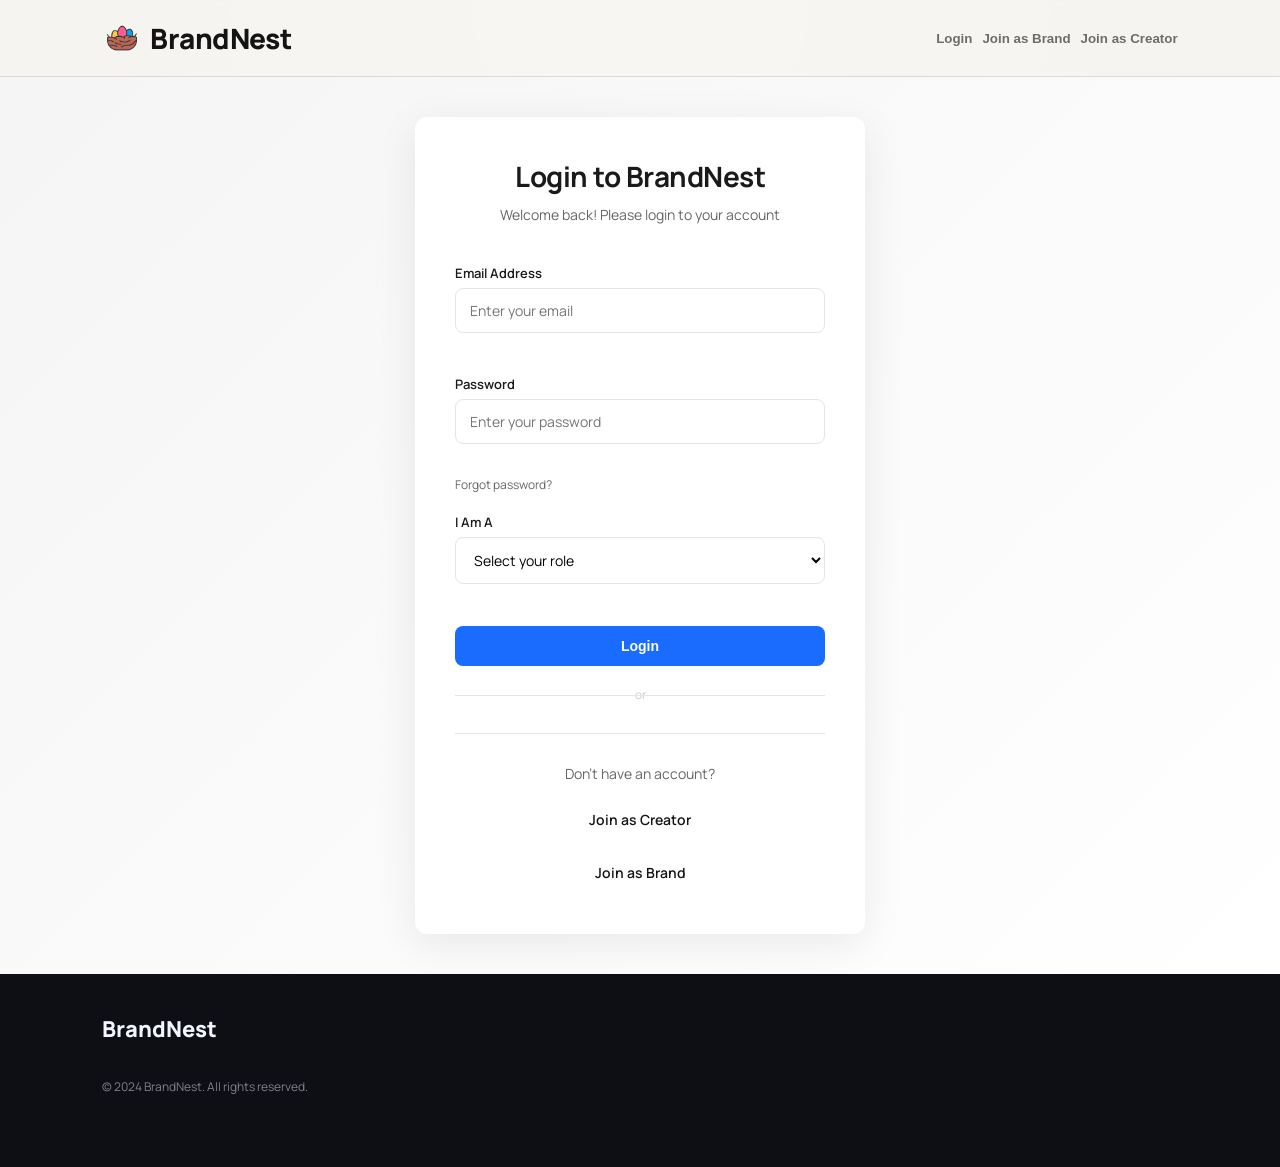
<file: frontend/messages.html>
<!DOCTYPE html>
<html lang="en">
<head>
    <meta charset="UTF-8">
    <meta name="viewport" content="width=device-width, initial-scale=1.0">
    <title>Messages - BrandNest</title>
    <link rel="stylesheet" href="styles.css">
    <link rel="stylesheet" href="dashboard.css">
    <link rel="preconnect" href="https://fonts.googleapis.com">
    <link rel="preconnect" href="https://fonts.gstatic.com" crossorigin>
    <link href="https://fonts.googleapis.com/css2?family=Manrope:wght@200;300;400;500;600;700;800&display=swap" rel="stylesheet">
</head>
<body>
    <header class="site-header">
        <div class="nav">
            <div class="nav__logo"><a href="index.html"><img src="nature_14835036.png" alt="BrandNest Logo">BrandNest</a></div>
            <nav class="nav__links"></nav>
            <div class="nav__actions">
                <button class="btn btn--ghost" id="logoutBtn">Logout</button>
            </div>
        </div>
    </header>

    <main class="dashboard-container">
        <aside class="dashboard-sidebar">
            <nav class="dashboard-nav">
                <a href="dashboard.html" class="dashboard-nav__link"><span>Profile</span></a>
                <a href="requests.html" class="dashboard-nav__link"><span>Contact Requests</span></a>
                <a href="campaigns.html" class="dashboard-nav__link"><span>Campaigns</span></a>
                <a href="messages.html" class="dashboard-nav__link active"><span>Messages</span></a>
                <a href="orders.html" class="dashboard-nav__link"><span>Orders</span></a>
                <a href="dashboard.html#settings" class="dashboard-nav__link"><span>Settings</span></a>
            </nav>
        </aside>

        <section class="dashboard-content">
            <div class="section-header" style="margin-bottom:20px;">
                <h1>Messages</h1>
                <p id="welcomeMessage">Welcome!</p>
            </div>

            <div class="messages-layout">
                <!-- Conversation List -->
                <div class="conversations-panel" id="conversationsPanel">
                    <div class="panel-header">
                        <h3>Conversations</h3>
                        <button class="btn btn-new-msg" id="newMessageBtn" title="New Message">+</button>
                    </div>
                    <div id="conversationsList" class="conversations-list">
                        <div class="loading">Loading conversations...</div>
                    </div>
                </div>

                <!-- Chat Panel -->
                <div class="chat-panel" id="chatPanel">
                    <div id="chatPlaceholder" class="chat-placeholder">
                        <h3>Select a conversation</h3>
                        <p>Choose a conversation from the left to start messaging</p>
                    </div>
                    <div id="chatView" style="display:none;">
                        <div class="chat-header" id="chatHeader">
                            <button class="back-btn" id="backBtn">&larr;</button>
                            <h3 id="chatPartnerName">Partner</h3>
                        </div>
                        <div class="chat-messages" id="chatMessages"></div>
                        <div class="chat-input-area">
                            <form id="sendMessageForm" class="chat-form">
                                <input type="text" id="messageInput" class="form-input" placeholder="Type a message..." autocomplete="off" required />
                                <button type="submit" class="btn">Send</button>
                            </form>
                        </div>
                    </div>
                </div>
            </div>
        </section>
    </main>

    <footer class="site-footer">
        <div class="footer__brand">BrandNest</div>
        <div class="footer__links"></div>
        <p class="footer__copy">&copy; 2024 BrandNest. All rights reserved.</p>
    </footer>

    <!-- New Conversation Modal -->
    <div id="newConvModal" style="display:none; position:fixed; top:0; left:0; right:0; bottom:0; background:rgba(0,0,0,0.5); z-index:1000; align-items:center; justify-content:center;">
        <div style="background:white; border-radius:12px; width:90%; max-width:420px; max-height:70vh; overflow:auto; padding:24px;">
            <div style="display:flex; justify-content:space-between; align-items:center; margin-bottom:16px;">
                <h2 style="margin:0; font-size:18px;">New Conversation</h2>
                <button id="closeNewConvModal" style="background:none; border:none; font-size:22px; cursor:pointer; color:#666;">&times;</button>
            </div>
            <div id="contactsList">
                <p style="color:#999;">Loading contacts...</p>
            </div>
        </div>
    </div>

    <script src="auth.js"></script>
    <script>
        let currentUser = null;
        let activePartner = null;
        let refreshInterval = null;

        init();

        async function init() {
            if (!isUserLoggedIn()) { window.location.href = 'login.html'; return; }
            currentUser = getUserSession();
            const name = currentUser.role === 'brand' ? currentUser.company_name : currentUser.username;
            document.getElementById('welcomeMessage').textContent = `Welcome, ${name}!`;

            await loadConversations();
            setupEventListeners();

            // Check URL params for direct open from campaigns page
            const params = new URLSearchParams(window.location.search);
            const partnerRole = params.get('partner_role');
            const partnerId = params.get('partner_id');
            const partnerName = params.get('partner_name');
            if (partnerRole && partnerId) {
                openChat(partnerRole, parseInt(partnerId), decodeURIComponent(partnerName || 'User'));
                // Clean URL without reload
                window.history.replaceState({}, '', 'messages.html');
            }
        }

        function setupEventListeners() {
            document.getElementById('logoutBtn').addEventListener('click', () => {
                clearUserSession(); window.location.href = 'index.html';
            });

            document.getElementById('sendMessageForm').addEventListener('submit', async (e) => {
                e.preventDefault();
                if (!activePartner) return;
                const input = document.getElementById('messageInput');
                const content = input.value.trim();
                if (!content) return;

                try {
                    const response = await authenticatedFetch(`${API_BASE}/messages`, {
                        method: 'POST',
                        headers: { 'Content-Type': 'application/json' },
                        body: JSON.stringify({
                            receiver_role: activePartner.role,
                            receiver_id: activePartner.id,
                            content: content,
                        }),
                    });
                    const result = await response.json();
                    if (!response.ok) throw new Error(result.error || result.message || 'Failed to send');
                    input.value = '';
                    loadMessages(activePartner.role, activePartner.id);
                } catch (error) {
                    alert('Error: ' + error.message);
                }
            });

            document.getElementById('backBtn').addEventListener('click', () => {
                document.getElementById('chatView').style.display = 'none';
                document.getElementById('chatPlaceholder').style.display = 'flex';
                activePartner = null;
                if (refreshInterval) clearInterval(refreshInterval);
            });

            // New message button
            document.getElementById('newMessageBtn').addEventListener('click', loadContactsForNewConversation);
            document.getElementById('closeNewConvModal').addEventListener('click', () => {
                document.getElementById('newConvModal').style.display = 'none';
            });
        }

        async function loadConversations() {
            try {
                const response = await authenticatedFetch(`${API_BASE}/messages/conversations`);
                const data = await response.json();
                if (!response.ok) throw new Error(data.error || data.message || 'Failed');

                const conversations = data.data || data.conversations || [];
                const container = document.getElementById('conversationsList');

                if (conversations.length === 0) {
                    container.innerHTML = '<p style="padding:20px;color:#999;text-align:center;">No conversations yet. Accept a contact request to start messaging!</p>';
                    return;
                }

                container.innerHTML = conversations.map(conv => {
                    const unreadBadge = conv.unread_count > 0
                        ? `<span class="unread-badge">${conv.unread_count}</span>` : '';
                    const lastMsg = conv.last_message ? conv.last_message.substring(0, 50) + (conv.last_message.length > 50 ? '...' : '') : '';
                    return `
                        <div class="conversation-item ${conv.unread_count > 0 ? 'has-unread' : ''}"
                             data-role="${conv.partner_role}" data-id="${conv.partner_id}" data-name="${conv.partner_name}">
                            <div class="conv-avatar">${getInitials(conv.partner_name)}</div>
                            <div class="conv-info">
                                <div class="conv-name">${conv.partner_name} ${unreadBadge}</div>
                                <div class="conv-preview">${lastMsg}</div>
                            </div>
                        </div>
                    `;
                }).join('');

                container.querySelectorAll('.conversation-item').forEach(item => {
                    item.addEventListener('click', () => {
                        openChat(item.dataset.role, parseInt(item.dataset.id), item.dataset.name);
                    });
                });
            } catch (error) {
                console.error('Error:', error);
                document.getElementById('conversationsList').innerHTML = '<p style="padding:20px;color:red;">Failed to load conversations.</p>';
            }
        }

        function openChat(partnerRole, partnerId, partnerName) {
            activePartner = { role: partnerRole, id: partnerId, name: partnerName };
            document.getElementById('chatPartnerName').textContent = partnerName;
            document.getElementById('chatPlaceholder').style.display = 'none';
            document.getElementById('chatView').style.display = 'flex';

            loadMessages(partnerRole, partnerId);

            // Auto-refresh messages every 5 seconds
            if (refreshInterval) clearInterval(refreshInterval);
            refreshInterval = setInterval(() => {
                if (activePartner) loadMessages(activePartner.role, activePartner.id);
            }, 5000);
        }

        async function loadMessages(partnerRole, partnerId) {
            try {
                const response = await authenticatedFetch(`${API_BASE}/messages/${partnerRole}/${partnerId}`);
                const data = await response.json();
                if (!response.ok) throw new Error(data.error || data.message || 'Failed');

                const messages = data.data || data.messages || [];
                const container = document.getElementById('chatMessages');

                container.innerHTML = messages.map(msg => {
                    const isMine = msg.sender_role === currentUser.role && msg.sender_id === currentUser.id;
                    return `
                        <div class="message ${isMine ? 'message-sent' : 'message-received'}">
                            <div class="message-bubble">${escapeHtml(msg.content)}</div>
                            <div class="message-time">${formatTime(msg.created_at)}</div>
                        </div>
                    `;
                }).join('');

                container.scrollTop = container.scrollHeight;
            } catch (error) {
                console.error('Error loading messages:', error);
            }
        }

        function getInitials(name) {
            return (name || '?').split(' ').map(w => w[0]).join('').substring(0, 2).toUpperCase();
        }

        function escapeHtml(text) {
            const div = document.createElement('div');
            div.textContent = text;
            return div.innerHTML;
        }

        function formatTime(dateString) {
            if (!dateString) return '';
            const d = new Date(dateString);
            const now = new Date();
            const isToday = d.toDateString() === now.toDateString();
            if (isToday) return d.toLocaleTimeString([], { hour: '2-digit', minute: '2-digit' });
            return d.toLocaleDateString() + ' ' + d.toLocaleTimeString([], { hour: '2-digit', minute: '2-digit' });
        }

        async function loadContactsForNewConversation() {
            const modal = document.getElementById('newConvModal');
            const container = document.getElementById('contactsList');
            modal.style.display = 'flex';
            container.innerHTML = '<p style="color:#999;">Loading contacts...</p>';

            try {
                const response = await authenticatedFetch(`${API_BASE}/messages/contacts`);
                const data = await response.json();
                if (!response.ok) throw new Error(data.error || data.message || 'Failed');

                const contacts = data.data || [];
                if (contacts.length === 0) {
                    container.innerHTML = '<p style="color:#999; text-align:center;">No accepted contacts yet. Accept a contact request or have your campaign application accepted to start messaging.</p>';
                    return;
                }

                container.innerHTML = contacts.map(c => `
                    <div class="contact-pick-item" data-role="${c.partner_role}" data-id="${c.partner_id}" data-name="${c.partner_name}">
                        <div class="conv-avatar">${getInitials(c.partner_name)}</div>
                        <div class="conv-info">
                            <div class="conv-name">${c.partner_name}</div>
                            <div class="conv-preview" style="text-transform:capitalize;">${c.partner_role}</div>
                        </div>
                    </div>
                `).join('');

                container.querySelectorAll('.contact-pick-item').forEach(item => {
                    item.addEventListener('click', () => {
                        modal.style.display = 'none';
                        openChat(item.dataset.role, parseInt(item.dataset.id), item.dataset.name);
                    });
                });
            } catch(e) {
                container.innerHTML = `<p style="color:red;">${e.message}</p>`;
            }
        }
    </script>

    <style>
        .messages-layout {
            display: grid;
            grid-template-columns: 300px 1fr;
            gap: 0;
            height: calc(100vh - 200px);
            border-radius: 12px;
            overflow: hidden;
            box-shadow: 0 2px 8px rgba(0,0,0,0.1);
        }

        .conversations-panel {
            background: #fff;
            border-right: 1px solid #eee;
            display: flex;
            flex-direction: column;
        }
        .panel-header {
            padding: 18px 20px;
            border-bottom: 1px solid #eee;
            display: flex;
            justify-content: space-between;
            align-items: center;
        }
        .panel-header h3 { margin: 0; font-size: 16px; }
        .btn-new-msg {
            width: 32px; height: 32px; border-radius: 50%;
            background: #6c5ce7; color: white; border: none;
            font-size: 18px; font-weight: 600; cursor: pointer;
            display: flex; align-items: center; justify-content: center;
            transition: background 0.2s;
        }
        .btn-new-msg:hover { background: #5a4bd1; }
        .contact-pick-item {
            display: flex; gap: 12px; padding: 14px 20px;
            cursor: pointer; transition: background 0.2s;
            border-bottom: 1px solid #f5f5f5; align-items: center;
        }
        .contact-pick-item:hover { background: #f8f8ff; }
        .conversations-list {
            flex: 1;
            overflow-y: auto;
        }

        .conversation-item {
            display: flex;
            gap: 12px;
            padding: 14px 20px;
            cursor: pointer;
            transition: background 0.2s;
            border-bottom: 1px solid #f5f5f5;
            align-items: center;
        }
        .conversation-item:hover { background: #f8f8ff; }
        .conversation-item.has-unread { background: #f0eeff; }

        .conv-avatar {
            width: 42px; height: 42px; border-radius: 50%;
            background: linear-gradient(135deg, #6c5ce7, #a29bfe);
            color: white; display: flex; align-items: center;
            justify-content: center; font-weight: 600; font-size: 14px;
            flex-shrink: 0;
        }
        .conv-info { flex: 1; min-width: 0; }
        .conv-name { font-weight: 600; font-size: 14px; display: flex; gap: 8px; align-items: center; }
        .conv-preview { font-size: 12px; color: #999; white-space: nowrap; overflow: hidden; text-overflow: ellipsis; margin-top: 2px; }
        .unread-badge {
            background: #6c5ce7; color: white; font-size: 11px;
            padding: 2px 7px; border-radius: 10px; font-weight: 600;
        }

        .chat-panel {
            background: #fafafa;
            display: flex;
            flex-direction: column;
        }
        .chat-placeholder {
            flex: 1; display: flex; flex-direction: column;
            align-items: center; justify-content: center; color: #999;
        }
        .chat-placeholder h3 { margin: 0 0 8px; }

        #chatView {
            flex-direction: column;
            height: 100%;
        }
        .chat-header {
            padding: 14px 20px;
            background: white;
            border-bottom: 1px solid #eee;
            display: flex;
            align-items: center;
            gap: 12px;
        }
        .chat-header h3 { margin: 0; font-size: 16px; }
        .back-btn {
            background: none; border: none; font-size: 20px;
            cursor: pointer; color: #666; padding: 0;
        }

        .chat-messages {
            flex: 1;
            overflow-y: auto;
            padding: 20px;
            display: flex;
            flex-direction: column;
            gap: 10px;
        }

        .message {
            display: flex;
            flex-direction: column;
            max-width: 70%;
        }
        .message-sent { align-self: flex-end; align-items: flex-end; }
        .message-received { align-self: flex-start; align-items: flex-start; }

        .message-bubble {
            padding: 10px 16px;
            border-radius: 16px;
            font-size: 14px;
            line-height: 1.5;
            word-break: break-word;
        }
        .message-sent .message-bubble {
            background: #6c5ce7;
            color: white;
            border-bottom-right-radius: 4px;
        }
        .message-received .message-bubble {
            background: white;
            color: #333;
            border-bottom-left-radius: 4px;
            box-shadow: 0 1px 3px rgba(0,0,0,0.08);
        }
        .message-time {
            font-size: 11px;
            color: #aaa;
            margin-top: 4px;
        }

        .chat-input-area {
            padding: 15px 20px;
            background: white;
            border-top: 1px solid #eee;
        }
        .chat-form {
            display: flex;
            gap: 10px;
        }
        .chat-form .form-input {
            flex: 1;
            padding: 10px 16px;
            border: 1px solid #ddd;
            border-radius: 24px;
            font-size: 14px;
        }
        .chat-form .btn {
            padding: 10px 24px;
            border-radius: 24px;
        }

        @media (max-width: 768px) {
            .messages-layout { grid-template-columns: 1fr; height: auto; }
            .conversations-panel { max-height: 300px; }
        }
    </style>
</body>
</html>
</file>
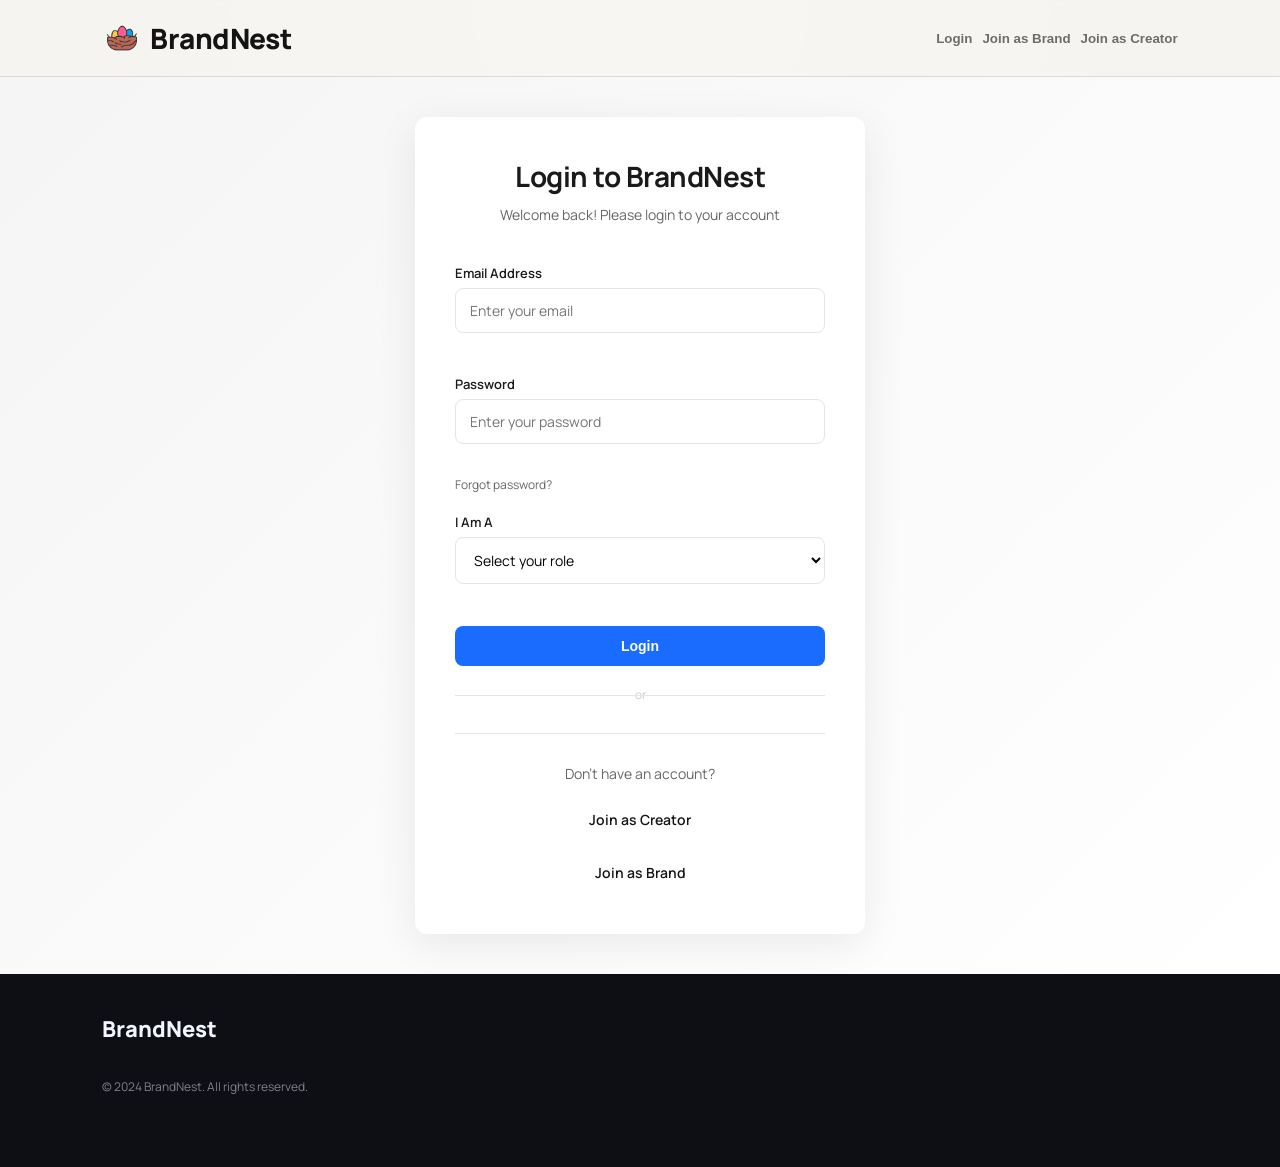
<file: frontend/orders.html>
<!DOCTYPE html>
<html lang="en">
<head>
    <meta charset="UTF-8">
    <meta name="viewport" content="width=device-width, initial-scale=1.0">
    <title>Orders - BrandNest</title>
    <link rel="stylesheet" href="styles.css">
    <link rel="stylesheet" href="dashboard.css">
    <link rel="preconnect" href="https://fonts.googleapis.com">
    <link rel="preconnect" href="https://fonts.gstatic.com" crossorigin>
    <link href="https://fonts.googleapis.com/css2?family=Manrope:wght@200;300;400;500;600;700;800&display=swap" rel="stylesheet">
</head>
<body>
    <header class="site-header">
        <div class="nav">
            <div class="nav__logo"><a href="index.html"><img src="nature_14835036.png" alt="BrandNest Logo">BrandNest</a></div>
            <nav class="nav__links"></nav>
            <div class="nav__actions">
                <button class="btn btn--ghost" id="logoutBtn">Logout</button>
            </div>
        </div>
    </header>

    <main class="dashboard-container">
        <aside class="dashboard-sidebar">
            <nav class="dashboard-nav">
                <a href="dashboard.html" class="dashboard-nav__link"><span>Profile</span></a>
                <a href="requests.html" class="dashboard-nav__link"><span>Contact Requests</span></a>
                <a href="campaigns.html" class="dashboard-nav__link"><span>Campaigns</span></a>
                <a href="messages.html" class="dashboard-nav__link"><span>Messages</span></a>
                <a href="orders.html" class="dashboard-nav__link active"><span>Orders</span></a>
                <a href="dashboard.html#settings" class="dashboard-nav__link"><span>Settings</span></a>
            </nav>
        </aside>

        <section class="dashboard-content">
            <div class="section-header" style="display:flex;justify-content:space-between;align-items:center;margin-bottom:30px;">
                <div>
                    <h1>Orders</h1>
                    <p id="welcomeMessage">Welcome!</p>
                </div>
                <button class="btn" id="createOrderBtn" style="display:none;">+ New Order</button>
            </div>

            <!-- Filter Tabs -->
            <div class="filter-tabs">
                <button class="tab-btn active" data-status="all">All</button>
                <button class="tab-btn" data-status="pending">Pending</button>
                <button class="tab-btn" data-status="in_progress">In Progress</button>
                <button class="tab-btn" data-status="delivered">Delivered</button>
                <button class="tab-btn" data-status="completed">Completed</button>
            </div>

            <!-- Create Order Modal -->
            <div id="createOrderModal" class="modal-overlay" style="display:none;">
                <div class="modal-content">
                    <div class="modal-header">
                        <h2>Create Order</h2>
                        <button class="modal-close" id="closeOrderModal">&times;</button>
                    </div>
                    <form id="createOrderForm">
                        <div class="form-group">
                            <label>Creator ID *</label>
                            <input type="number" id="orderCreatorId" class="form-input" required />
                        </div>
                        <div class="form-group">
                            <label>Title *</label>
                            <input type="text" id="orderTitle" class="form-input" required />
                        </div>
                        <div class="form-group">
                            <label>Description</label>
                            <textarea id="orderDescription" class="form-input" rows="3"></textarea>
                        </div>
                        <div class="form-group">
                            <label>Deliverables</label>
                            <textarea id="orderDeliverables" class="form-input" rows="2" placeholder="e.g., 2 Instagram posts, 1 story"></textarea>
                        </div>
                        <div class="form-row">
                            <div class="form-group">
                                <label>Price ($) *</label>
                                <input type="number" id="orderPrice" class="form-input" min="0" step="0.01" required />
                            </div>
                            <div class="form-group">
                                <label>Deadline</label>
                                <input type="date" id="orderDeadline" class="form-input" />
                            </div>
                        </div>
                        <div class="form-group">
                            <label>Campaign (optional)</label>
                            <input type="number" id="orderCampaignId" class="form-input" placeholder="Campaign ID" />
                        </div>
                        <button type="submit" class="btn" style="width:100%;margin-top:10px;">Create Order</button>
                    </form>
                </div>
            </div>

            <!-- Review Modal -->
            <div id="reviewModal" class="modal-overlay" style="display:none;">
                <div class="modal-content">
                    <div class="modal-header">
                        <h2>Leave a Review</h2>
                        <button class="modal-close" id="closeReviewModal">&times;</button>
                    </div>
                    <form id="reviewForm">
                        <input type="hidden" id="reviewOrderId" />
                        <div class="form-group">
                            <label>Rating</label>
                            <div class="star-rating" id="starRating">
                                <span class="star" data-rating="1">&#9733;</span>
                                <span class="star" data-rating="2">&#9733;</span>
                                <span class="star" data-rating="3">&#9733;</span>
                                <span class="star" data-rating="4">&#9733;</span>
                                <span class="star" data-rating="5">&#9733;</span>
                            </div>
                            <input type="hidden" id="reviewRating" value="5" />
                        </div>
                        <div class="form-group">
                            <label>Comment</label>
                            <textarea id="reviewComment" class="form-input" rows="3" placeholder="Share your experience..."></textarea>
                        </div>
                        <button type="submit" class="btn" style="width:100%;margin-top:10px;">Submit Review</button>
                    </form>
                </div>
            </div>

            <!-- Orders List -->
            <div id="ordersContainer" class="requests-container">
                <div class="loading">Loading orders...</div>
            </div>

            <div id="emptyState" class="empty-state" style="display:none;">
                <h3>No orders yet</h3>
                <p id="emptyMessage">Start collaborating to create orders!</p>
            </div>
        </section>
    </main>

    <footer class="site-footer">
        <div class="footer__brand">BrandNest</div>
        <div class="footer__links"></div>
        <p class="footer__copy">&copy; 2024 BrandNest. All rights reserved.</p>
    </footer>

    <script src="auth.js"></script>
    <script>
        let currentUser = null;
        let allOrders = [];
        let currentFilter = 'all';
        let selectedRating = 5;

        init();

        function init() {
            if (!isUserLoggedIn()) { window.location.href = 'login.html'; return; }
            currentUser = getUserSession();
            const name = currentUser.role === 'brand' ? currentUser.company_name : currentUser.username;
            document.getElementById('welcomeMessage').textContent = `Welcome, ${name}!`;

            if (currentUser.role === 'brand') {
                document.getElementById('createOrderBtn').style.display = 'inline-block';
            }

            loadOrders();
            setupEventListeners();
        }

        function setupEventListeners() {
            document.getElementById('logoutBtn').addEventListener('click', () => {
                clearUserSession(); window.location.href = 'index.html';
            });

            // Filter tabs
            document.querySelectorAll('.tab-btn').forEach(tab => {
                tab.addEventListener('click', () => {
                    document.querySelectorAll('.tab-btn').forEach(t => t.classList.remove('active'));
                    tab.classList.add('active');
                    currentFilter = tab.dataset.status;
                    if (currentFilter === 'all') {
                        displayOrders(allOrders);
                    } else {
                        displayOrders(allOrders.filter(o => o.status === currentFilter));
                    }
                });
            });

            // Create order modal
            document.getElementById('createOrderBtn')?.addEventListener('click', () => {
                document.getElementById('createOrderModal').style.display = 'flex';
            });
            document.getElementById('closeOrderModal')?.addEventListener('click', () => {
                document.getElementById('createOrderModal').style.display = 'none';
            });
            document.getElementById('closeReviewModal')?.addEventListener('click', () => {
                document.getElementById('reviewModal').style.display = 'none';
            });

            // Create order form
            document.getElementById('createOrderForm')?.addEventListener('submit', async (e) => {
                e.preventDefault();
                const data = {
                    creator_id: parseInt(document.getElementById('orderCreatorId').value),
                    title: document.getElementById('orderTitle').value.trim(),
                    description: document.getElementById('orderDescription').value.trim(),
                    deliverables: document.getElementById('orderDeliverables').value.trim(),
                    price: parseFloat(document.getElementById('orderPrice').value),
                    deadline: document.getElementById('orderDeadline').value || null,
                    campaign_id: parseInt(document.getElementById('orderCampaignId').value) || null,
                };

                try {
                    const response = await authenticatedFetch(`${API_BASE}/orders`, {
                        method: 'POST',
                        headers: { 'Content-Type': 'application/json' },
                        body: JSON.stringify(data),
                    });
                    const result = await response.json();
                    if (!response.ok) throw new Error(result.error || result.message || 'Failed');
                    alert('Order created!');
                    document.getElementById('createOrderModal').style.display = 'none';
                    document.getElementById('createOrderForm').reset();
                    loadOrders();
                } catch (error) {
                    alert('Error: ' + error.message);
                }
            });

            // Star rating
            document.querySelectorAll('#starRating .star').forEach(star => {
                star.addEventListener('click', () => {
                    selectedRating = parseInt(star.dataset.rating);
                    document.getElementById('reviewRating').value = selectedRating;
                    updateStars(selectedRating);
                });
                star.addEventListener('mouseenter', () => updateStars(parseInt(star.dataset.rating)));
            });
            document.getElementById('starRating')?.addEventListener('mouseleave', () => updateStars(selectedRating));

            // Review form
            document.getElementById('reviewForm')?.addEventListener('submit', async (e) => {
                e.preventDefault();
                const orderId = document.getElementById('reviewOrderId').value;
                try {
                    const response = await authenticatedFetch(`${API_BASE}/reviews`, {
                        method: 'POST',
                        headers: { 'Content-Type': 'application/json' },
                        body: JSON.stringify({
                            order_id: parseInt(orderId),
                            rating: selectedRating,
                            comment: document.getElementById('reviewComment').value.trim(),
                        }),
                    });
                    const result = await response.json();
                    if (!response.ok) throw new Error(result.error || result.message || 'Failed');
                    alert('Review submitted!');
                    document.getElementById('reviewModal').style.display = 'none';
                    document.getElementById('reviewForm').reset();
                    selectedRating = 5;
                    updateStars(5);
                } catch (error) {
                    alert('Error: ' + error.message);
                }
            });
        }

        function updateStars(rating) {
            document.querySelectorAll('#starRating .star').forEach(star => {
                star.classList.toggle('active', parseInt(star.dataset.rating) <= rating);
            });
        }

        async function loadOrders() {
            try {
                const response = await authenticatedFetch(`${API_BASE}/orders`);
                const data = await response.json();
                if (!response.ok) throw new Error(data.error || data.message || 'Failed');
                allOrders = data.data || data.orders || [];
                displayOrders(allOrders);
            } catch (error) {
                console.error('Error:', error);
                document.getElementById('ordersContainer').innerHTML = '<p style="color:red;padding:20px;">Failed to load orders.</p>';
            }
        }

        function displayOrders(orders) {
            const container = document.getElementById('ordersContainer');
            const empty = document.getElementById('emptyState');

            if (!orders || orders.length === 0) {
                container.style.display = 'none';
                empty.style.display = 'block';
                return;
            }
            container.style.display = 'block';
            empty.style.display = 'none';

            container.innerHTML = orders.map(order => {
                const statusColors = {
                    pending: 'status-pending', accepted: 'status-accepted',
                    in_progress: 'status-pending', delivered: 'status-accepted',
                    completed: 'status-accepted', revision: 'status-pending',
                    cancelled: 'status-rejected',
                };

                const otherName = currentUser.role === 'brand'
                    ? (order.creator ? order.creator.username : 'Creator')
                    : (order.brand ? order.brand.company_name : 'Brand');

                // Status action buttons
                let actions = getStatusActions(order);

                return `
                    <div class="request-card">
                        <div class="request-header">
                            <div class="party-details">
                                <h3>${order.title}</h3>
                                <p class="party-meta">With: ${otherName} &bull; $${Number(order.price).toLocaleString()}</p>
                            </div>
                            <span class="status-badge ${statusColors[order.status] || 'status-pending'}">${order.status.replace('_', ' ')}</span>
                        </div>
                        ${order.description ? `<div class="request-message"><p>${order.description}</p></div>` : ''}
                        ${order.deliverables ? `<div class="request-message"><strong>Deliverables:</strong> ${order.deliverables}</div>` : ''}
                        <div class="request-footer">
                            <span class="request-date">${order.deadline ? 'Deadline: ' + new Date(order.deadline).toLocaleDateString() : ''} ${formatDate(order.created_at)}</span>
                            <div class="request-actions">${actions}</div>
                        </div>
                    </div>
                `;
            }).join('');

            // Bind action buttons
            container.querySelectorAll('.status-btn').forEach(btn => {
                btn.addEventListener('click', () => updateOrderStatus(btn.dataset.id, btn.dataset.status));
            });
            container.querySelectorAll('.review-btn').forEach(btn => {
                btn.addEventListener('click', () => {
                    document.getElementById('reviewOrderId').value = btn.dataset.id;
                    document.getElementById('reviewModal').style.display = 'flex';
                    updateStars(5);
                });
            });
        }

        function getStatusActions(order) {
            const isBrand = currentUser.role === 'brand';
            let html = '';

            if (isBrand) {
                if (order.status === 'delivered') {
                    html += `<button class="btn btn-accept status-btn" data-id="${order.id}" data-status="completed">Approve</button>`;
                    html += `<button class="btn btn-reject status-btn" data-id="${order.id}" data-status="revision">Request Revision</button>`;
                }
                if (order.status === 'completed') {
                    html += `<button class="btn review-btn" data-id="${order.id}">Leave Review</button>`;
                }
                if (['pending', 'in_progress'].includes(order.status)) {
                    html += `<button class="btn btn-reject status-btn" data-id="${order.id}" data-status="cancelled">Cancel</button>`;
                }
            } else {
                if (order.status === 'pending') {
                    html += `<button class="btn btn-accept status-btn" data-id="${order.id}" data-status="accepted">Accept</button>`;
                    html += `<button class="btn btn-reject status-btn" data-id="${order.id}" data-status="cancelled">Decline</button>`;
                }
                if (order.status === 'accepted') {
                    html += `<button class="btn status-btn" data-id="${order.id}" data-status="in_progress">Start Work</button>`;
                }
                if (['in_progress', 'revision'].includes(order.status)) {
                    html += `<button class="btn btn-accept status-btn" data-id="${order.id}" data-status="delivered">Mark Delivered</button>`;
                }
                if (order.status === 'completed') {
                    html += `<button class="btn review-btn" data-id="${order.id}">Leave Review</button>`;
                }
            }
            return html;
        }

        async function updateOrderStatus(orderId, newStatus) {
            try {
                const response = await authenticatedFetch(`${API_BASE}/orders/${orderId}/status`, {
                    method: 'PUT',
                    headers: { 'Content-Type': 'application/json' },
                    body: JSON.stringify({ status: newStatus }),
                });
                const result = await response.json();
                if (!response.ok) throw new Error(result.error || result.message || 'Failed');
                alert(`Order status updated to: ${newStatus.replace('_', ' ')}`);
                loadOrders();
            } catch (error) {
                alert('Error: ' + error.message);
            }
        }

        function formatDate(dateString) {
            if (!dateString) return '';
            const date = new Date(dateString);
            const diffDays = Math.floor((Date.now() - date) / 86400000);
            if (diffDays < 1) return 'Created today';
            if (diffDays < 7) return `Created ${diffDays}d ago`;
            return 'Created ' + date.toLocaleDateString();
        }
    </script>


</body>
</html>
</file>
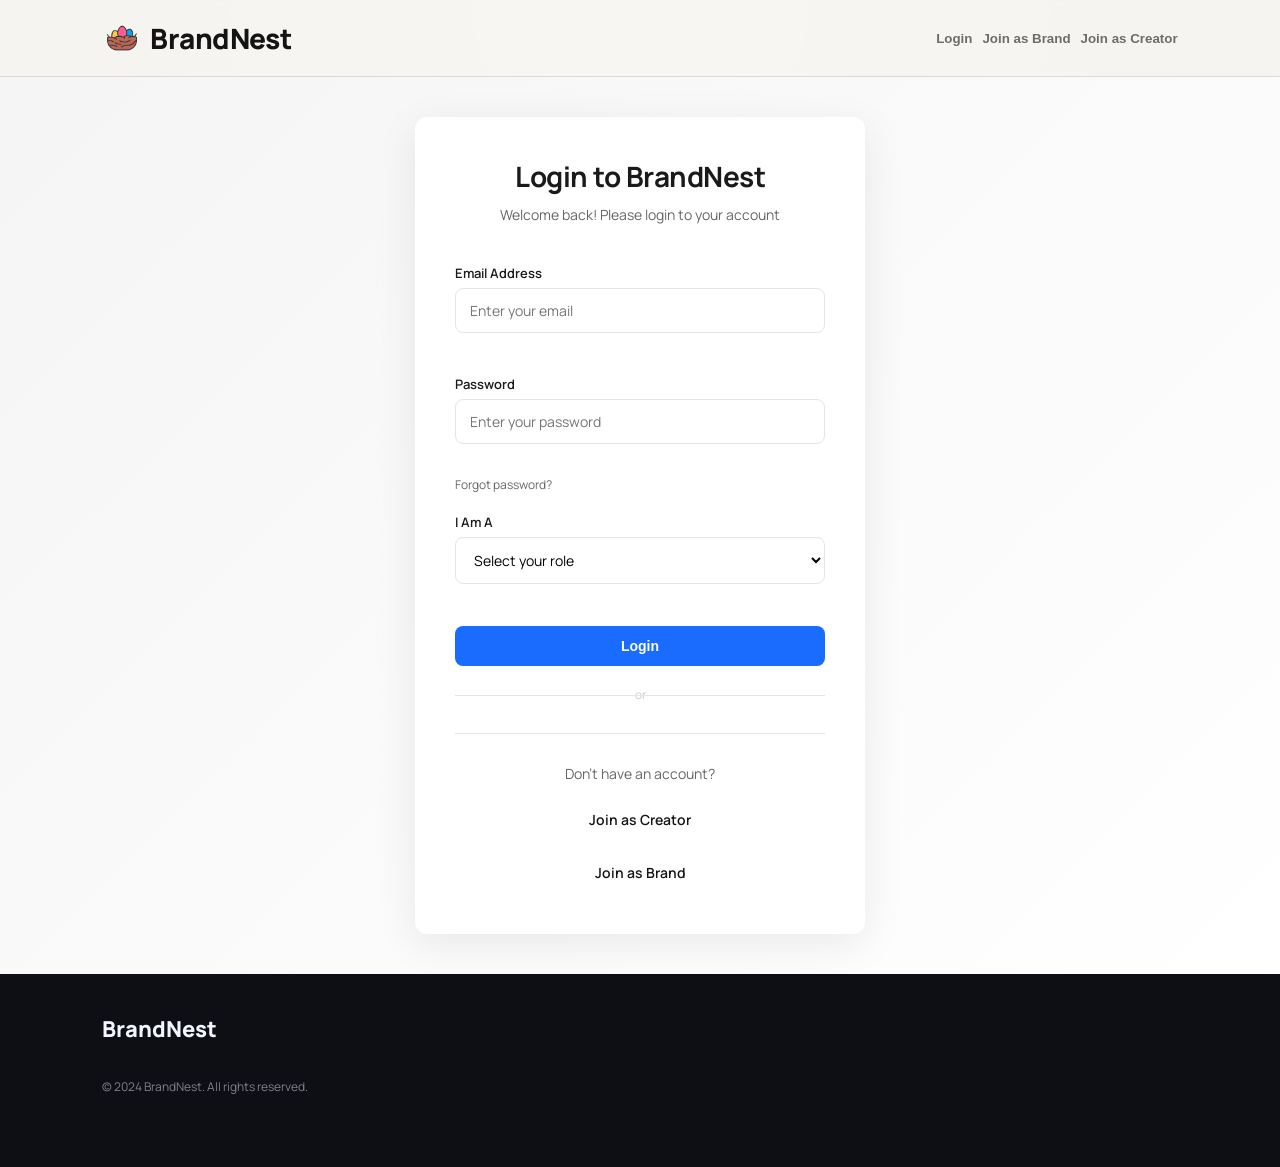
<file: frontend/requests.html>
<!DOCTYPE html>
<html lang="en">
<head>
    <meta charset="UTF-8">
    <meta name="viewport" content="width=device-width, initial-scale=1.0">
    <title>Contact Requests - BrandNest</title>
    <link rel="stylesheet" href="styles.css">
    <link rel="stylesheet" href="dashboard.css">
    <link rel="preconnect" href="https://fonts.googleapis.com">
    <link rel="preconnect" href="https://fonts.gstatic.com" crossorigin>
    <link href="https://fonts.googleapis.com/css2?family=Manrope:wght@200;300;400;500;600;700;800&display=swap" rel="stylesheet">
</head>
<body>
    <header class="site-header">
        <div class="nav">
            <div class="nav__logo"><a href="index.html"><img src="nature_14835036.png" alt="BrandNest Logo">BrandNest</a></div>
            <nav class="nav__links"></nav>
            <div class="nav__actions">
                <button class="btn btn--ghost" id="logoutBtn">Logout</button>
            </div>
        </div>
    </header>

    <main class="dashboard-container">
        <aside class="dashboard-sidebar">
            <nav class="dashboard-nav">
                <a href="dashboard.html" class="dashboard-nav__link"><span>Profile</span></a>
                <a href="requests.html" class="dashboard-nav__link active"><span>Contact Requests</span></a>
                <a href="campaigns.html" class="dashboard-nav__link"><span>Campaigns</span></a>
                <a href="messages.html" class="dashboard-nav__link"><span>Messages</span></a>
                <a href="orders.html" class="dashboard-nav__link"><span>Orders</span></a>
                <a href="dashboard.html#settings" class="dashboard-nav__link"><span>Settings</span></a>
            </nav>
        </aside>

        <section class="dashboard-content">
            <div class="section-header" style="margin-bottom:20px;">
                <h1 id="pageTitle">Contact Requests</h1>
                <p id="welcomeMessage">Welcome!</p>
            </div>

            <!-- Filter Tabs -->
            <div class="filter-tabs">
                <button class="tab-btn active" data-status="all">All</button>
                <button class="tab-btn" data-status="pending">Pending</button>
                <button class="tab-btn" data-status="accepted">Accepted</button>
                <button class="tab-btn" data-status="rejected">Rejected</button>
            </div>

            <!-- Requests List -->
            <div id="requestsContainer" class="requests-container">
                <div class="loading">Loading requests...</div>
            </div>

            <!-- Empty State -->
            <div id="emptyState" class="empty-state" style="display: none;">
                <h3>No contact requests yet</h3>
                <p id="emptyStateMessage"></p>
            </div>
        </section>
    </main>

    <footer class="site-footer">
        <div class="footer__brand">BrandNest</div>
        <div class="footer__links"></div>
        <p class="footer__copy">&copy; 2024 BrandNest. All rights reserved.</p>
    </footer>

    <script src="auth.js"></script>
    <script>
        let currentUser = null;
        let allRequests = [];
        let currentFilter = 'all';

        // Check authentication
        checkAuthAndSetup();

        function checkAuthAndSetup() {
            if (!isUserLoggedIn()) {
                window.location.href = 'login.html';
                return;
            }
            currentUser = getUserSession();
            
            // Update welcome message
            const welcomeName = currentUser.role === 'brand' ? 
                currentUser.company_name : currentUser.username;
            document.getElementById('welcomeMessage').textContent = `Welcome, ${welcomeName}!`;
            
            // Update page title based on role
            if (currentUser.role === 'brand') {
                document.getElementById('pageTitle').textContent = 'Sent Requests';
                document.getElementById('emptyStateMessage').textContent = 
                    'You haven\'t sent any contact requests yet. Browse creators in the marketplace to get started!';
            } else {
                document.getElementById('pageTitle').textContent = 'Contact Requests';
                document.getElementById('emptyStateMessage').textContent = 
                    'You haven\'t received any contact requests yet.';
            }
            
            // Load requests
            loadContactRequests();
            
            // Setup filter tabs
            setupFilterTabs();
            
            // Setup logout
            document.getElementById('logoutBtn').addEventListener('click', () => {
                clearUserSession();
                window.location.href = 'index.html';
            });
        }

        async function loadContactRequests(status = null) {
            try {
                const url = status && status !== 'all' ? 
                    `${API_BASE}/contact-requests?status=${status}` : 
                    `${API_BASE}/contact-requests`;
                
                const response = await authenticatedFetch(url);
                
                if (!response.ok) {
                    throw new Error('Failed to load requests');
                }
                
                const data = await response.json();
                allRequests = data.requests || [];
                
                displayRequests(allRequests);
                
            } catch (error) {
                console.error('Error loading requests:', error);
                showError('Failed to load contact requests. Please try again.');
            }
        }

        function displayRequests(requests) {
            const container = document.getElementById('requestsContainer');
            const emptyState = document.getElementById('emptyState');
            
            if (!requests || requests.length === 0) {
                container.style.display = 'none';
                emptyState.style.display = 'block';
                return;
            }
            
            container.style.display = 'block';
            emptyState.style.display = 'none';
            
            container.innerHTML = requests.map(req => createRequestCard(req)).join('');
            
            // Add event listeners to action buttons
            if (currentUser.role === 'creator') {
                requests.forEach(req => {
                    if (req.status === 'pending') {
                        const acceptBtn = document.getElementById(`accept-${req.id}`);
                        const rejectBtn = document.getElementById(`reject-${req.id}`);
                        
                        if (acceptBtn) {
                            acceptBtn.addEventListener('click', () => respondToRequest(req.id, 'accept'));
                        }
                        if (rejectBtn) {
                            rejectBtn.addEventListener('click', () => respondToRequest(req.id, 'reject'));
                        }
                    }
                });
            }
        }

        function createRequestCard(request) {
            const isCreator = currentUser.role === 'creator';
            const otherParty = isCreator ? request.brand : request.creator;
            const otherPartyName = isCreator ? otherParty.company_name : otherParty.username;
            const otherPartyImage = isCreator ? otherParty.logo_url : otherParty.profile_image_url;
            const otherPartyInfo = isCreator ? 
                `${otherParty.industry}` : 
                `${otherParty.platform} • ${otherParty.category}`;
            
            // Status badge
            const statusClass = request.status === 'accepted' ? 'status-accepted' : 
                               request.status === 'rejected' ? 'status-rejected' : 'status-pending';
            
            // Action buttons for creators (only if pending)
            const actionButtons = isCreator && request.status === 'pending' ? `
                <div class="request-actions">
                    <button id="accept-${request.id}" class="btn btn-accept">Accept</button>
                    <button id="reject-${request.id}" class="btn btn-reject">Reject</button>
                </div>
            ` : '';
            
            // Show contact info if accepted
            const contactInfo = request.status === 'accepted' ? `
                <div class="contact-info">
                    <p><strong>📧 Email:</strong> ${isCreator ? otherParty.email : otherParty.email}</p>
                    ${isCreator && otherParty.website ? `<p><strong>🌐 Website:</strong> <a href="${otherParty.website}" target="_blank">${otherParty.website}</a></p>` : ''}
                </div>
            ` : '';
            
            return `
                <div class="request-card">
                    <div class="request-header">
                        <div class="party-info">
                            <div class="party-image">
                                ${otherPartyImage ? 
                                    `<img src="${otherPartyImage}" alt="${otherPartyName}">` :
                                    `<div class="initials">${getInitials(otherPartyName)}</div>`
                                }
                            </div>
                            <div class="party-details">
                                <h3>${otherPartyName}</h3>
                                <p class="party-meta">${otherPartyInfo}</p>
                            </div>
                        </div>
                        <span class="status-badge ${statusClass}">${request.status}</span>
                    </div>
                    
                    ${request.message ? `
                        <div class="request-message">
                            <strong>Message:</strong>
                            <p>${request.message}</p>
                        </div>
                    ` : ''}
                    
                    ${contactInfo}
                    
                    <div class="request-footer">
                        <span class="request-date">${formatDate(request.created_at)}</span>
                        ${actionButtons}
                    </div>
                </div>
            `;
        }

        async function respondToRequest(requestId, action) {
            try {
                const response = await authenticatedFetch(`${API_BASE}/contact-requests/${requestId}/respond`, {
                    method: 'PUT',
                    headers: {
                        'Content-Type': 'application/json'
                    },
                    body: JSON.stringify({ action })
                });
                
                if (!response.ok) {
                    const error = await response.json();
                    throw new Error(error.error || 'Failed to respond to request');
                }
                
                const data = await response.json();
                
                // Show success message
                showSuccess(`Contact request ${action}ed successfully!`);
                
                // Reload requests
                loadContactRequests(currentFilter === 'all' ? null : currentFilter);
                
            } catch (error) {
                console.error('Error responding to request:', error);
                showError(error.message);
            }
        }

        function setupFilterTabs() {
            const tabs = document.querySelectorAll('.tab-btn');
            tabs.forEach(tab => {
                tab.addEventListener('click', () => {
                    // Update active tab
                    tabs.forEach(t => t.classList.remove('active'));
                    tab.classList.add('active');
                    
                    // Filter requests
                    const status = tab.dataset.status;
                    currentFilter = status;
                    
                    if (status === 'all') {
                        displayRequests(allRequests);
                    } else {
                        const filtered = allRequests.filter(req => req.status === status);
                        displayRequests(filtered);
                    }
                });
            });
        }

        function getInitials(name) {
            return name.split(' ').map(word => word[0]).join('').substring(0, 2).toUpperCase();
        }

        function formatDate(dateString) {
            const date = new Date(dateString);
            const now = new Date();
            const diffMs = now - date;
            const diffMins = Math.floor(diffMs / 60000);
            const diffHours = Math.floor(diffMs / 3600000);
            const diffDays = Math.floor(diffMs / 86400000);
            
            if (diffMins < 60) {
                return `${diffMins} minute${diffMins !== 1 ? 's' : ''} ago`;
            } else if (diffHours < 24) {
                return `${diffHours} hour${diffHours !== 1 ? 's' : ''} ago`;
            } else if (diffDays < 7) {
                return `${diffDays} day${diffDays !== 1 ? 's' : ''} ago`;
            } else {
                return date.toLocaleDateString();
            }
        }

        function showError(message) {
            alert('Error: ' + message);
        }

        function showSuccess(message) {
            alert(message);
        }
    </script>


</body>
</html>
</file>
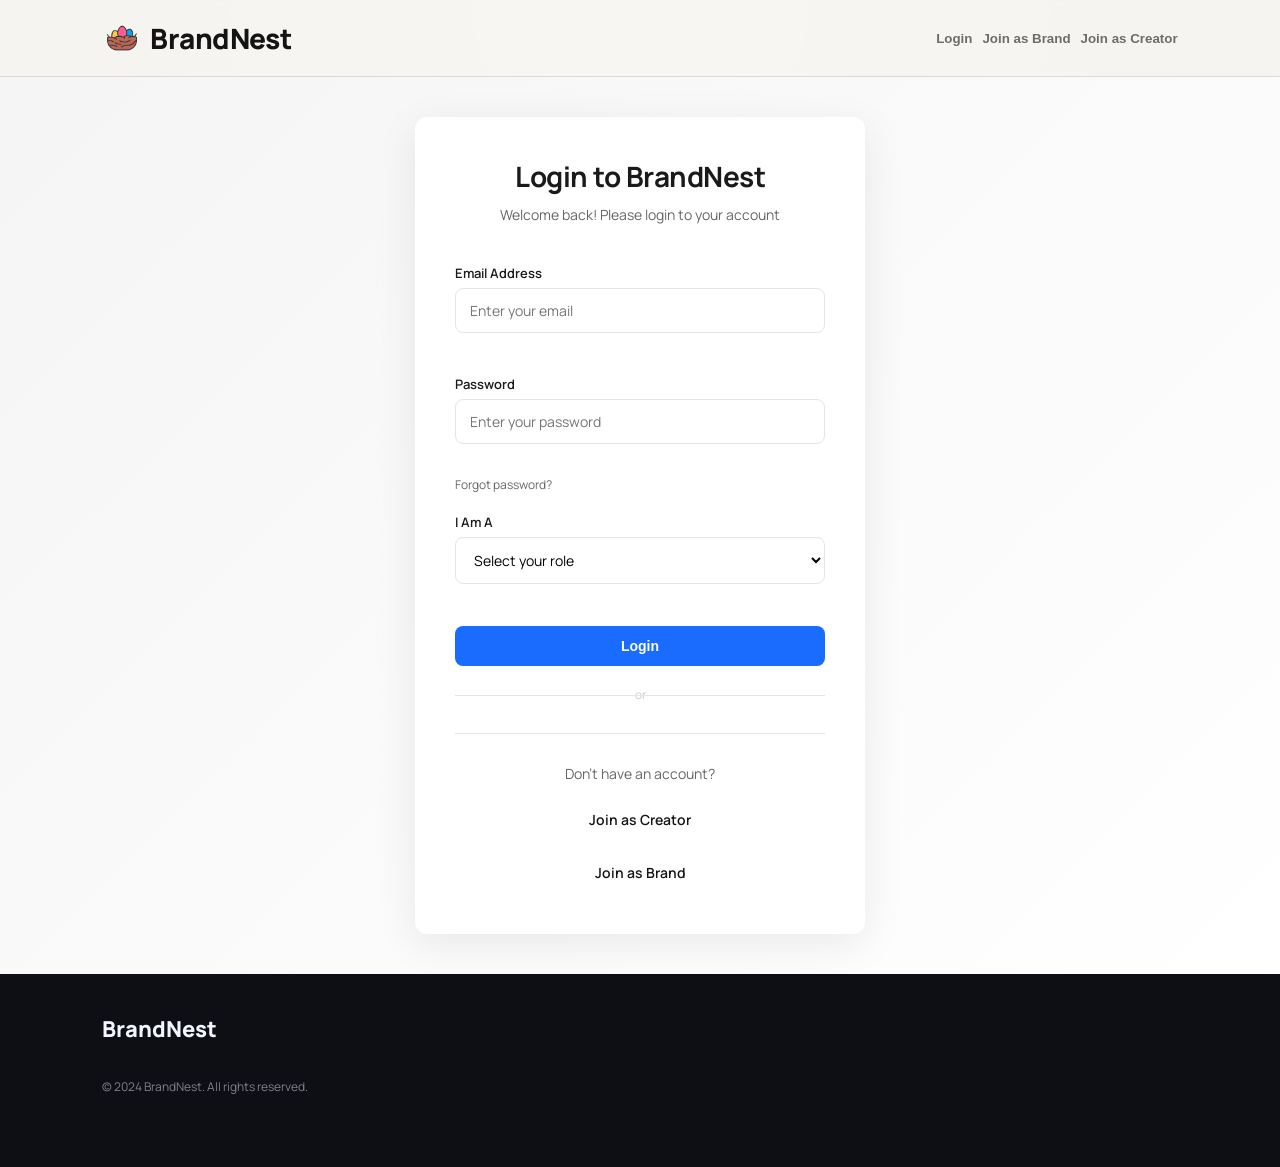
<file: frontend/verify-email.html>
<!DOCTYPE html>
<html lang="en">
<head>
  <meta charset="UTF-8" />
  <meta name="viewport" content="width=device-width, initial-scale=1.0" />
  <title>Verify Email</title>
  <link rel="preconnect" href="https://fonts.googleapis.com">
  <link rel="preconnect" href="https://fonts.gstatic.com" crossorigin>
  <link href="https://fonts.googleapis.com/css2?family=Manrope:wght@400;500;600;700;800&family=DM+Mono:wght@400;500&display=swap" rel="stylesheet">
  <link rel="stylesheet" href="styles.css" />
  <link rel="stylesheet" href="auth.css" />
</head>
<body>
  <header class="site-header">
    <div class="nav">
      <div class="nav__logo"><a href="index.html"><img src="nature_14835036.png" alt="BrandNest Logo">BrandNest</a></div>
      <nav class="nav__links"></nav>
      <div class="nav__actions">
        <button class="btn btn--ghost" onclick="window.location.href='login.html'">Login</button>
      </div>
    </div>
  </header>

  <main class="auth-container">
    <div class="auth-card">
      <div class="auth-card__header">
        <h1>Verify Your Email</h1>
        <p>We've sent a 4-digit verification code to <strong id="userEmail"></strong></p>
      </div>

      <form class="auth-form" id="verifyForm">
        <div class="form-group">
          <label for="otpCode">Enter 4-Digit Code</label>
          <input 
            id="otpCode" 
            name="otp" 
            type="text" 
            placeholder="____" 
            maxlength="4"
            pattern="[0-9]{4}"
            required 
            autocomplete="off"
            autofocus
          />
          <span class="error-message" id="otpError"></span>
        </div>

        <button type="submit" class="btn btn--full" id="verifyBtn">Verify Email</button>
        
        <div class="form-footer">
          <p>Didn't receive the code?</p>
          <button type="button" class="btn btn--text" id="resendBtn">Resend Code</button>
        </div>
      </form>

      <div class="auth-message" id="authMessage"></div>
    </div>
  </main>

  <footer class="site-footer">
    <div class="footer__brand">BrandNest</div>
    <div class="footer__links"></div>
    <p class="footer__copy">&copy; 2024 BrandNest. All rights reserved.</p>
  </footer>

  <script src="auth.js"></script>
</body>
</html>
</file>
<file: frontend/styles.css>
:root {
  --bg: #f6f4f1;
  --ink: #141414;
  --muted: #6c6c6c;
  --accent: #1a6bff;
  --accent-dark: #0f4db3;
  --card: #ffffff;
  --border: rgba(20, 20, 20, 0.12);
  --gradientText: linear-gradient(90deg, rgb(255 132 160) 0%, rgb(251 102 157) 20%, rgb(179 45 194) 95%, rgb(136, 95, 183) 100%);
  --soft: #f0f2f6;
  --radius: 20px;
  --shadow: 0 18px 40px rgba(20, 20, 20, 0.12);
  --sans: "Manrope", system-ui, sans-serif;
  --mono: "DM Mono", monospace;
}

* {
  box-sizing: border-box;
}

body {
  margin: 0;
  font-family: var(--sans);
  color: var(--ink);
  background: radial-gradient(circle at top, #ffffff 0%, #f6f4f1 40%, #eef1f7 100%);
}

a {
  color: inherit;
  text-decoration: none;
}

.site-header {
  position: sticky;
  top: 0;
  z-index: 10;
  background: rgba(246, 244, 241, 0.8);
  backdrop-filter: blur(12px);
  border-bottom: 1px solid var(--border);
}

.nav {
  display: flex;
  align-items: center;
  justify-content: space-between;
  padding: 18px 8vw;
  gap: 16px;
}

.nav__logo {
  font-size: 28px;
  font-weight: 800;
  letter-spacing: -0.02em;
  display: flex;
  align-items: center;
  gap: 8px;
}

.nav__logo img {
  height: 40px;
  width: 40px;
  object-fit: contain;
}

.nav__logo a {
  display: flex;
  align-items: center;
  gap: 8px;
}

.sidebar .logo {
  display: flex;
  align-items: center;
  gap: 8px;
}

.sidebar .logo img {
  height: 24px;
  width: 24px;
  object-fit: contain;
}

.nav__links {
  display: flex;
  gap: 18px;
  font-weight: 600;
  color: var(--muted);
}

.nav__actions {
  display: flex;
  gap: 10px;
  align-items: center;
}

.nav__actions .btn {
  background: transparent;
  border: none;
  color: var(--muted);
  padding: 0;
  font-weight: 600;
  cursor: pointer;
}

.user-avatar {
  display: flex;
  align-items: center;
  justify-content: center;
  width: 40px;
  height: 40px;
  border-radius: 50%;
  background: linear-gradient(90deg, rgb(255 132 160) 0%, rgb(251 102 157) 20%, rgb(179 45 194) 95%, rgb(136, 95, 183) 100%);
  color: #fff;
  font-size: 16px;
  font-weight: 700;
  text-decoration: none;
  cursor: pointer;
  transition: transform 0.2s ease, box-shadow 0.2s ease;
}

.user-avatar:hover {
  transform: scale(1.08);
  box-shadow: 0 2px 12px rgba(179, 45, 194, 0.4);
}

.nav__actions .btn:hover {
  color: lightblue;
  background-color: rgba(246, 244, 241, 0.8);
  transform: none;
}

.hero {
  padding: 64px 8vw 40px;
  display: grid;
  grid-template-columns: 1fr;
  gap: 28px;
  align-items: center;
}

.hero h1 {
  font-size: clamp(32px, 4.2vw, 54px);
  text-align: center;
  background-color: rgba(0,0,0,0);
  background-image: var(--gradientText);
  color: rgb(34,34,34);
  -webkit-text-fill-color: transparent;
  -webkit-background-clip: text;
  margin: 0 0 12px;
}

.hero p {
  font-size: 16px;
  text-align: center;
  line-height: 1.6;
  color: var(--muted);
}

.hero__card {
  background: var(--card);
  border-radius: var(--radius);
  border: 1px solid var(--border);
  padding: 20px;
  box-shadow: var(--shadow);
}

.hero__visual {
  height: 240px;
  border-radius: 16px;
  background: linear-gradient(135deg, #ffe4c7 0%, #dbe9ff 55%, #fff 100%);
  margin-bottom: 16px;
}

.hero__stack {
  display: flex;
  gap: 10px;
  flex-wrap: wrap;
}

.stack-item {
  background: var(--soft);
  padding: 6px 12px;
  border-radius: 999px;
  font-size: 12px;
  font-family: var(--mono);
}

.search {
  display: grid;
  grid-template-columns: 1fr 1fr auto;
  gap: 12px;
  background: var(--card);
  border: 1px solid var(--border);
  padding: 12px;
  border-radius: 16px;
  margin: 24px 0 16px;
  box-shadow: var(--shadow);
  width: 100%;
  align-items: center;
}

.search__item {
  display: flex;
  flex-direction: column;
  gap: 6px;
}

.search label {
  font-size: 12px;
  color: var(--muted);
}

.search select {
  border: 1px solid var(--border);
  padding: 10px 12px;
  border-radius: 12px;
  font-family: var(--sans);
}

.pill-group {
  display: flex;
  flex-wrap: wrap;
  gap: 8px;
}

.pill {
  background: var(--soft);
  padding: 8px 12px;
  border-radius: 999px;
  font-size: 12px;
  font-weight: 600;
}

.hero__results {
  margin-top: 28px;
}

.status {
  margin-top: 12px;
  font-size: 12px;
  color: var(--muted);
  font-family: var(--mono);
}

.section {
  padding: 48px 8vw;
}

.section.alt {
  background: #f0f1f5;
}

.section__header {
  display: flex;
  align-items: center;
  justify-content: space-between;
  gap: 16px;
  margin-bottom: 24px;
}

.section__eyebrow {
  font-family: var(--mono);
  text-transform: uppercase;
  letter-spacing: 0.2em;
  font-size: 12px;
  color: var(--muted);
  margin: 0 0 8px;
}

.card-grid {
  display: grid;
  grid-template-columns: repeat(auto-fill, minmax(240px, 280px));
  gap: 18px;
  justify-content: start;
}

.creator-card {
  background: var(--card);
  border-radius: 18px;
  border: 1px solid var(--border);
  overflow: hidden;
  display: flex;
  flex-direction: column;
  min-height: 400px;
  box-shadow: var(--shadow);
  animation: fadeUp 0.6s ease forwards;
}

.creator-card__img {
  height: 290px;
  background: linear-gradient(135deg, #f4e3ff 0%, #d9e7ff 55%, #ffffff 100%);
  background-size: cover;
  background-position: center;
}

.creator-card__body {
  padding: 14px;
  display: grid;
  gap: 8px;
}

.creator-card__tag {
  font-size: 11px;
  font-family: var(--mono);
  color: var(--muted);
}

.creator-card__name {
  font-weight: 700;
}

.creator-card__verified {
  font-size: 11px;
  font-weight: 600;
  color: #039855;
  display: flex;
  align-items: center;
  gap: 4px;
}

.creator-card__meta {
  font-size: 12px;
  color: var(--muted);
}

.creator-card__contact-btn {
  margin-top: 8px;
  padding: 10px 16px;
  background: #6c5ce7;
  color: white;
  border: none;
  border-radius: 8px;
  font-weight: 600;
  font-size: 13px;
  cursor: pointer;
  transition: all 0.2s ease;
  width: 100%;
}

.creator-card__contact-btn:hover {
  background: #5f4fd1;
  transform: translateY(-1px);
  box-shadow: 0 4px 8px rgba(108, 92, 231, 0.3);
}

.creator-card__contact-btn:active {
  transform: translateY(0);
}

/* Brand Cards */
.brands-section {
  padding: 64px 8vw 40px;
  background: #ffffff;
  border-top: 1px solid var(--border);
}

.brands__content {
  max-width: 100%;
}

.brand-card {
  background: var(--card);
  border-radius: 18px;
  border: 1px solid var(--border);
  overflow: hidden;
  display: flex;
  flex-direction: column;
  min-height: 340px;
  box-shadow: var(--shadow);
  animation: fadeUp 0.6s ease forwards;
  transition: transform 0.3s ease, box-shadow 0.3s ease;
}

.brand-card:hover {
  transform: translateY(-4px);
  box-shadow: 0 20px 50px rgba(20, 20, 20, 0.15);
}

.brand-card__logo {
  height: 180px;
  background: linear-gradient(135deg, #667eea 0%, #764ba2 100%);
  background-size: cover;
  background-position: center;
  display: flex;
  align-items: center;
  justify-content: center;
  position: relative;
}

.brand-card__initials {
  font-size: 48px;
  font-weight: 800;
  color: #ffffff;
  text-transform: uppercase;
}

.brand-card__body {
  padding: 16px;
  display: flex;
  flex-direction: column;
  gap: 8px;
  flex: 1;
}

.brand-card__industry {
  font-size: 11px;
  font-family: var(--mono);
  color: var(--muted);
  text-transform: uppercase;
  font-weight: 600;
  letter-spacing: 0.5px;
  width: fit-content;
}

.brand-card__name {
  font-size: 18px;
  font-weight: 700;
  color: var(--ink);
  line-height: 1.3;
}

.brand-card__verified {
  font-size: 11px;
  font-weight: 600;
  color: #039855;
  display: flex;
  align-items: center;
  gap: 4px;
}

.brand-card__location {
  font-size: 12px;
  color: var(--muted);
  display: flex;
  align-items: center;
  gap: 4px;
}

.brand-card__website {
  font-size: 12px;
  margin-top: auto;
  padding-top: 8px;
  border-top: 1px solid #f0f0f0;
}

.brand-card__website a {
  color: #667eea;
  text-decoration: none;
  display: flex;
  align-items: center;
  gap: 4px;
  font-weight: 500;
  transition: color 0.2s ease;
}



.category-grid {
  display: grid;
  grid-template-columns: repeat(auto-fit, minmax(160px, 1fr));
  gap: 16px;
}

.category-card {
  background: var(--card);
  border-radius: 16px;
  padding: 18px;
  border: 1px solid var(--border);
  display: flex;
  flex-direction: column;
  gap: 12px;
  min-height: 160px;
  box-shadow: var(--shadow);
}

.category-card__img {
  height: 70px;
  border-radius: 12px;
  background: linear-gradient(120deg, #dbe9ff, #ffe5c0);
}

.split {
  display: grid;
  grid-template-columns: repeat(auto-fit, minmax(280px, 1fr));
  gap: 26px;
  align-items: center;
}

.muted {
  color: var(--muted);
}

.feature-list {
  display: grid;
  gap: 10px;
  margin-top: 20px;
}

.feature {
  padding: 12px 16px;
  background: var(--card);
  border-radius: 14px;
  border: 1px solid var(--border);
}

.illustration {
  height: 280px;
  border-radius: var(--radius);
  background: linear-gradient(130deg, #fbe8d0 0%, #e3ecff 60%, #fff 100%);
  box-shadow: var(--shadow);
}

.illustration--alt {
  background: linear-gradient(130deg, #e4f5ff 0%, #ffd9c0 60%, #fff 100%);
}

.illustration--chart {
  background: linear-gradient(130deg, #dff4e8 0%, #cddcff 60%, #fff 100%);
}

.logo-row {
  display: grid;
  grid-template-columns: repeat(auto-fit, minmax(120px, 1fr));
  gap: 16px;
  margin-bottom: 26px;
}

.logo-pill {
  background: var(--card);
  border: 1px solid var(--border);
  padding: 14px;
  border-radius: 12px;
  text-align: center;
  font-weight: 600;
}

.testimonial-grid {
  display: grid;
  grid-template-columns: repeat(auto-fit, minmax(260px, 1fr));
  gap: 18px;
}

.testimonial {
  background: var(--card);
  border-radius: 18px;
  border: 1px solid var(--border);
  padding: 18px;
  box-shadow: var(--shadow);
  display: grid;
  gap: 10px;
}

.case-grid {
  display: grid;
  grid-template-columns: repeat(auto-fit, minmax(240px, 1fr));
  gap: 18px;
}

.case-card {
  background: var(--card);
  border-radius: 18px;
  border: 1px solid var(--border);
  overflow: hidden;
  box-shadow: var(--shadow);
}



.case-card__body {
  padding: 14px;
}

.faq {
  display: grid;
  gap: 12px;
}

.faq-item {
  background: var(--card);
  border-radius: 14px;
  border: 1px solid var(--border);
  padding: 14px 18px;
  display: flex;
  justify-content: space-between;
  align-items: center;
}

.cta {
  margin: 48px 8vw;
  background: var(--card);
  border-radius: var(--radius);
  border: 1px solid var(--border);
  padding: 28px;
  display: flex;
  align-items: center;
  justify-content: space-between;
  gap: 18px;
  box-shadow: var(--shadow);
}

.site-footer {
  padding: 40px 8vw 60px;
  background: #0d0f14;
  color: #f2f4ff;
}

.footer__brand {
  font-size: 22px;
  font-weight: 800;
  margin-bottom: 16px;
}

.footer__links {
  display: grid;
  grid-template-columns: repeat(auto-fit, minmax(160px, 1fr));
  gap: 24px;
  margin-bottom: 18px;
}

.footer__links a {
  color: rgba(242, 244, 255, 0.72);
  display: block;
  margin: 6px 0;
}

.footer__copy {
  color: rgba(242, 244, 255, 0.5);
  font-size: 12px;
}

.btn {
  background: var(--accent);
  color: #fff;
  border: none;
  border-radius: 999px;
  padding: 10px 18px;
  font-weight: 700;
  cursor: pointer;
  transition: transform 0.2s ease, background 0.2s ease;
}

.btn:hover {
  transform: translateY(-2px);
  background: var(--accent-dark);
}

.btn--ghost {
  background: transparent;
  color: var(--ink);
  border: 1px solid var(--border);
}

.btn--dark {
  background: #111827;
}

.btn--search {
  padding: 6px;
  background: transparent;
  border: none;
  box-shadow: none;
  outline: none;
  cursor: pointer;
  display: flex;
  align-items: center;
  justify-content: center;
  align-self: end;
}

.btn--search:hover {
  background: transparent;
  transform: scale(1.1);
}

.btn--search img {
  height: 36px;
  width: 36px;
  object-fit: contain;
}

.modal {
  position: fixed;
  inset: 0;
  display: none;
  align-items: center;
  justify-content: center;
  z-index: 30;
}

.modal.is-open {
  display: flex;
}

.modal__overlay {
  position: absolute;
  inset: 0;
  background: rgba(15, 18, 26, 0.6);
}

.modal__content {
  position: relative;
  background: var(--card);
  border-radius: var(--radius);
  padding: 20px;
  width: min(520px, 90vw);
  box-shadow: var(--shadow);
  border: 1px solid var(--border);
  display: grid;
  gap: 14px;
  z-index: 1;
}

.modal__header {
  display: flex;
  align-items: center;
  justify-content: space-between;
  gap: 12px;
}

.modal__form {
  display: none;
  gap: 10px;
}

.modal__form.is-active {
  display: grid;
}

.modal__form input,
.modal__form select,
.modal__form textarea {
  font-family: var(--sans);
  border-radius: 10px;
  border: 1px solid var(--border);
  padding: 10px 12px;
  background: #fffdf8;
}

.modal__form textarea {
  min-height: 70px;
  resize: vertical;
}

@keyframes fadeUp {
  from {
    opacity: 0;
    transform: translateY(16px);
  }
  to {
    opacity: 1;
    transform: translateY(0);
  }
}

@media (max-width: 980px) {
  .nav {
    flex-direction: column;
    align-items: flex-start;
  }

  .nav__actions {
    flex-wrap: wrap;
  }

  .hero {
    grid-template-columns: 1fr;
  }

  .search {
    grid-template-columns: 1fr;
  }

  .cta {
    flex-direction: column;
    align-items: flex-start;
  }
}
</file>
<file: frontend/admin.css>
/* Admin Dashboard Styles */

.admin-container {
  max-width: 1200px;
  margin: 0 auto;
  padding: 40px 20px;
  min-height: calc(100vh - 200px);
}

.admin-header {
  margin-bottom: 48px;
  text-align: center;
}

.admin-header h1 {
  font-size: 2.5rem;
  font-weight: 600;
  margin-bottom: 8px;
  color: #101828;
}

/* Section Styling */
.admin-section {
  margin-bottom: 48px;
}

.admin-section .section-header {
  display: flex;
  align-items: center;
  gap: 16px;
  margin-bottom: 24px;
  padding-bottom: 16px;
  border-bottom: 2px solid #eaecf0;
}

.admin-section .section-header h2 {
  font-size: 1.5rem;
  font-weight: 700;
  color: #101828;
  margin: 0;
}

.count-badge {
  background: #f2f4f7;
  color: #344054;
  padding: 4px 12px;
  border-radius: 16px;
  font-size: 0.875rem;
  font-weight: 600;
}

/* Pending List */
.pending-list {
  display: flex;
  flex-direction: column;
  gap: 16px;
}

.pending-list:empty::after {
  content: "No pending accounts";
  display: block;
  text-align: center;
  padding: 48px 20px;
  color: #98a2b3;
  font-size: 1rem;
}

/* Pending Card - Wide Block Layout */
.pending-card {
  display: block;
  width: 100%;
  background: #ffffff;
  border: 1px solid #e4e7ec;
  border-radius: 12px;
  padding: 24px;
  transition: all 0.2s ease;
  box-shadow: 0 1px 2px rgba(16, 24, 40, 0.05);
}

.pending-card:hover {
  border-color: #d0d5dd;
  box-shadow: 0 4px 8px rgba(16, 24, 40, 0.1);
}

.pending-card__content {
  display: flex;
  align-items: center;
  justify-content: space-between;
  gap: 24px;
}

/* Left Side - User Details */
.pending-card__details {
  flex: 1;
  display: flex;
  flex-direction: column;
  gap: 12px;
}

.pending-card__header {
  display: flex;
  align-items: center;
  gap: 16px;
}



.pending-card__info {
  flex: 1;
}

.pending-card__name {
  font-size: 1.25rem;
  font-weight: 700;
  color: #101828;
  margin-bottom: 4px;
}

.pending-card__email {
  font-size: 0.875rem;
  color: #667085;
  margin-bottom: 8px;
}

.pending-card__type {
  display: inline-block;
  background: #eff8ff;
  color: #175cd3;
  padding: 4px 10px;
  border-radius: 6px;
  font-size: 0.75rem;
  font-weight: 600;
  text-transform: uppercase;
}

/* Details Grid */
.pending-card__meta {
  display: grid;
  grid-template-columns: repeat(auto-fit, minmax(200px, 1fr));
  gap: 12px;
  padding: 16px;
  background: #f9fafb;
  border-radius: 8px;
}

.meta-item {
  display: flex;
  flex-direction: column;
  gap: 4px;
}

.meta-item__label {
  font-size: 0.75rem;
  font-weight: 600;
  color: #667085;
  text-transform: uppercase;
  letter-spacing: 0.5px;
}

.meta-item__value {
  font-size: 0.9375rem;
  font-weight: 500;
  color: #101828;
}

.meta-item__value--highlight {
  color: #101828;
  font-weight: 600;
}

/* Right Side - Approve Button */
.pending-card__actions {
  display: flex;
  flex-direction: column;
  gap: 8px;
  align-items: flex-end;
}

.btn-approve {
  background: #039855;
  color: #ffffff;
  border: none;
  padding: 12px 24px;
  border-radius: 8px;
  font-size: 1rem;
  font-weight: 600;
  cursor: pointer;
  transition: all 0.2s ease;
  font-family: 'Manrope', sans-serif;
  min-width: 120px;
  white-space: nowrap;
}

.btn-approve:hover {
  background: #027a48;
  transform: translateY(-2px);
  box-shadow: 0 4px 12px rgba(3, 152, 85, 0.3);
}

.btn-approve:active {
  transform: translateY(0);
}

.btn-approve:disabled {
  background: #d0d5dd;
  cursor: not-allowed;
  transform: none;
}

.pending-card__date {
  font-size: 0.75rem;
  color: #98a2b3;
  text-align: right;
}

/* Responsive Design */
@media (max-width: 768px) {
  .pending-card__content {
    flex-direction: column;
    align-items: stretch;
  }

  .pending-card__actions {
    align-items: stretch;
  }

  .btn-approve {
    width: 100%;
  }

  .pending-card__meta {
    grid-template-columns: 1fr;
  }

  .admin-header h1 {
    font-size: 2rem;
  }
}

/* Loading State */
.loading-spinner {
  text-align: center;
  padding: 48px 20px;
  color: #667085;
}

.loading-spinner::before {
  content: "";
  display: inline-block;
  width: 40px;
  height: 40px;
  border: 4px solid #f2f4f7;
  border-top-color: #6941c6;
  border-radius: 50%;
  animation: spin 1s linear infinite;
}

@keyframes spin {
  to { transform: rotate(360deg); }
}

/* Success Message */
.success-message {
  background: #d1fadf;
  border: 1px solid #6ce9a6;
  color: #027a48;
  padding: 12px 20px;
  border-radius: 8px;
  margin-bottom: 24px;
  text-align: center;
  font-weight: 600;
  animation: slideDown 0.3s ease;
}

@keyframes slideDown {
  from {
    opacity: 0;
    transform: translateY(-10px);
  }
  to {
    opacity: 1;
    transform: translateY(0);
  }
}
</file>
<file: frontend/dashboard.css>
/* ===========================
   DASHBOARD STYLING
   =========================== */

/* Main Layout */
.dashboard-container {
  min-height: calc(100vh - 120px);
  display: grid;
  grid-template-columns: 250px 1fr;
  gap: 40px;
  padding: 40px;
  background: #f9f9f9;
}

/* Sidebar Navigation */
.dashboard-sidebar {
  position: sticky;
  top: 100px;
  height: fit-content;
}

.dashboard-nav {
  display: flex;
  flex-direction: column;
  gap: 8px;
  background: white;
  border-radius: 12px;
  padding: 20px;
  box-shadow: 0 2px 8px rgba(0, 0, 0, 0.04);
}

.dashboard-nav__link {
  display: flex;
  align-items: center;
  gap: 12px;
  padding: 12px 16px;
  border-radius: 8px;
  text-decoration: none;
  color: #666;
  font-size: 14px;
  font-weight: 500;
  transition: all 0.3s ease;
  border: 1px solid transparent;
  cursor: pointer;
}

.dashboard-nav__link:hover {
  background: #f5f5f5;
  color: #1a1a1a;
}

.dashboard-nav__link.active {
  background: #000;
  color: white;
  border-color: #000;
}

.dashboard-nav__link .icon {
  font-size: 16px;
}

/* Content Area */
.dashboard-content {
  display: flex;
  flex-direction: column;
  gap: 40px;
}

/* Section Header */
.section-header {
  margin-bottom: 30px;
}

.section-header h1 {
  font-size: 28px;
  font-weight: 700;
  color: #1a1a1a;
  margin: 0 0 8px 0;
  letter-spacing: -0.5px;
}

.section-header p {
  font-size: 14px;
  color: #666;
  margin: 0;
}

/* Dashboard Section */
.dashboard-section {
  display: none;
}

.dashboard-section.active {
  display: block;
  animation: fadeIn 0.3s ease;
}

@keyframes fadeIn {
  from {
    opacity: 0;
    transform: translateY(10px);
  }
  to {
    opacity: 1;
    transform: translateY(0);
  }
}

/* Profile Card */
.profile-card {
  background: white;
  border-radius: 12px;
  padding: 30px;
  box-shadow: 0 2px 8px rgba(0, 0, 0, 0.04);
  margin-bottom: 30px;
}

.profile-header {
  display: flex;
  gap: 25px;
  align-items: flex-start;
  margin-bottom: 30px;
  padding-bottom: 30px;
  border-bottom: 1px solid #e5e5e5;
}

.profile-avatar {
  width: 100px;
  height: 100px;
  background: linear-gradient(135deg, #667eea 0%, #764ba2 100%);
  border-radius: 50%;
  display: flex;
  align-items: center;
  justify-content: center;
  font-size: 40px;
  flex-shrink: 0;
}

.profile-info {
  flex: 1;
}

.profile-info h2 {
  font-size: 24px;
  font-weight: 700;
  color: #1a1a1a;
  margin: 0 0 8px 0;
}

.profile-info p {
  margin: 0;
  font-size: 14px;
  color: #666;
}

.role-badge {
  display: inline-block;
  background: linear-gradient(50deg, #b3bff3);
  color: white;
  padding: 4px 12px;
  border-radius: 20px;
  font-size: 12px;
  font-weight: 600;
  text-transform: uppercase;
  margin-top: 8px;
}

/* Profile Details */
.profile-details {
  display: flex;
  flex-direction: column;
  gap: 16px;
}

.detail-row {
  display: flex;
  justify-content: space-between;
  align-items: center;
  padding: 12px 0;
  border-bottom: 1px solid #f0f0f0;
}

.detail-row:last-child {
  border-bottom: none;
}

.detail-label {
  font-size: 14px;
  font-weight: 600;
  color: #666;
}

.detail-value {
  font-size: 14px;
  color: #1a1a1a;
  font-weight: 500;
}

.detail-value.verified {
  color: #039855;
  font-weight: 600;
}

.detail-value.pending {
  color: #f79009;
  font-weight: 500;
}

/* Action Buttons */
.action-buttons {
  display: flex;
  gap: 12px;
  flex-wrap: wrap;
}

.action-buttons .btn {
  flex: 1;
  min-width: 150px;
}

/* Settings Card */
.settings-card {
  background: white;
  border-radius: 12px;
  padding: 30px;
  box-shadow: 0 2px 8px rgba(0, 0, 0, 0.04);
  display: flex;
  flex-direction: column;
  gap: 30px;
}

.setting-item {
  display: flex;
  justify-content: space-between;
  align-items: center;
  padding: 20px;
  border: 1px solid #e5e5e5;
  border-radius: 8px;
  transition: all 0.3s ease;
}

.setting-item:hover {
  border-color: #d0d0d0;
  background: #fafafa;
}

.setting-header {
  flex: 1;
}

.setting-header h3 {
  font-size: 16px;
  font-weight: 600;
  color: #1a1a1a;
  margin: 0 0 4px 0;
}

.setting-header p {
  font-size: 13px;
  color: #666;
  margin: 0;
}

.setting-item .checkbox {
  display: flex;
  align-items: center;
  gap: 10px;
}

.setting-item .checkbox input[type="checkbox"] {
  width: 18px;
  height: 18px;
  cursor: pointer;
  accent-color: #000;
}

.setting-item .checkbox label {
  margin: 0;
  font-weight: 400;
  cursor: pointer;
  font-size: 14px;
  color: #666;
}

/* Checkbox without setting-item wrapper */
.checkbox {
  display: flex;
  align-items: center;
  gap: 10px;
  margin: 12px 0;
}

.checkbox input[type="checkbox"] {
  width: 18px;
  height: 18px;
  cursor: pointer;
  accent-color: #000;
}

.checkbox label {
  margin: 0;
  font-size: 14px;
  font-weight: 500;
  color: #1a1a1a;
  cursor: pointer;
}

/* Responsive */
@media (max-width: 768px) {
  .dashboard-container {
    grid-template-columns: 1fr;
    gap: 30px;
    padding: 30px 20px;
  }

  .dashboard-sidebar {
    position: static;
  }

  .dashboard-nav {
    flex-direction: row;
    flex-wrap: wrap;
    gap: 10px;
  }

  .dashboard-nav__link {
    flex: 1;
    justify-content: center;
    min-width: 120px;
  }

  .profile-header {
    flex-direction: column;
    align-items: center;
    text-align: center;
  }

  .profile-info {
    width: 100%;
  }

  .action-buttons {
    flex-direction: column;
  }

  .action-buttons .btn {
    width: 100%;
  }

  .setting-item {
    flex-direction: column;
    align-items: flex-start;
    gap: 15px;
  }

  .detail-row {
    flex-direction: column;
    align-items: flex-start;
    gap: 8px;
  }
}

@media (max-width: 480px) {
  .dashboard-container {
    padding: 20px 15px;
    gap: 20px;
  }

  .section-header h1 {
    font-size: 24px;
  }

  .profile-card,
  .settings-card {
    padding: 20px;
  }

  .profile-avatar {
    width: 80px;
    height: 80px;
    font-size: 32px;
  }

  .profile-info h2 {
    font-size: 20px;
  }

  .role-badge {
    font-size: 11px;
    padding: 3px 10px;
  }
}

/* Form Inputs */
.form-input {
  width: 100%;
  padding: 10px 14px;
  border: 1px solid #ddd;
  border-radius: 8px;
  font-size: 14px;
  font-family: inherit;
  transition: border-color 0.2s ease;
  box-sizing: border-box;
}

.form-input:focus {
  border-color: #667eea;
  outline: none;
  box-shadow: 0 0 0 3px rgba(102, 126, 234, 0.1);
}

.form-group {
  margin-bottom: 16px;
}

.form-group label {
  display: block;
  font-size: 13px;
  font-weight: 600;
  color: #444;
  margin-bottom: 6px;
}

textarea.form-input {
  resize: vertical;
  min-height: 60px;
}

/* Auth messages in dashboard */
.auth-message {
  padding: 10px 14px;
  border-radius: 8px;
  font-size: 13px;
  margin-bottom: 15px;
  display: none;
}

.auth-message.show {
  display: block;
}

.auth-message.error {
  background: #fef2f2;
  color: #dc2626;
  border: 1px solid #fecaca;
}

.auth-message.success {
  background: #f0fdf4;
  color: #16a34a;
  border: 1px solid #bbf7d0;
}

/* Unread badge */
.badge {
  background: #6c5ce7;
  color: white;
  font-size: 11px;
  padding: 2px 8px;
  border-radius: 10px;
  font-weight: 600;
  margin-left: 4px;
}

/* ========================================
   Shared Dashboard Component Styles
   ======================================== */

/* Modal */
.modal-overlay {
  position: fixed;
  top: 0; left: 0; right: 0; bottom: 0;
  background: rgba(0,0,0,0.5);
  display: flex;
  align-items: center;
  justify-content: center;
  z-index: 1000;
}

.modal-content {
  background: white;
  border-radius: 16px;
  padding: 30px;
  width: 90%;
  max-width: 550px;
  max-height: 90vh;
  overflow-y: auto;
  box-shadow: 0 20px 60px rgba(0,0,0,0.3);
}

.modal-header {
  display: flex;
  justify-content: space-between;
  align-items: center;
  margin-bottom: 20px;
}

.modal-header h2 {
  margin: 0;
  font-size: 22px;
}

.modal-close {
  background: none;
  border: none;
  font-size: 28px;
  cursor: pointer;
  color: #999;
  padding: 0;
  line-height: 1;
}

.modal-close:hover {
  color: #333;
}

/* Filter Tabs */
.filter-tabs {
  display: flex;
  gap: 10px;
  margin-bottom: 30px;
  padding-bottom: 15px;
  border-bottom: 2px solid #eee;
  flex-wrap: wrap;
}

.tab-btn {
  padding: 10px 20px;
  border: none;
  background: transparent;
  color: #666;
  font-weight: 500;
  cursor: pointer;
  transition: all 0.3s ease;
  border-radius: 8px;
  font-family: inherit;
  font-size: 14px;
}

.tab-btn:hover {
  background: #f5f5f5;
  color: #333;
}

.tab-btn.active {
  background: #6c5ce7;
  color: white;
}

/* Request / Card Styles */
.requests-container {
  display: flex;
  flex-direction: column;
  gap: 20px;
}

.request-card {
  background: white;
  border-radius: 12px;
  padding: 24px;
  box-shadow: 0 2px 8px rgba(0,0,0,0.1);
  transition: transform 0.2s ease, box-shadow 0.2s ease;
}

.request-card:hover {
  transform: translateY(-2px);
  box-shadow: 0 4px 12px rgba(0,0,0,0.15);
}

.request-header {
  display: flex;
  justify-content: space-between;
  align-items: flex-start;
  margin-bottom: 16px;
}

.party-info {
  display: flex;
  gap: 15px;
  align-items: center;
}

.party-image {
  width: 60px;
  height: 60px;
  border-radius: 50%;
  overflow: hidden;
  flex-shrink: 0;
}

.party-image img {
  width: 100%;
  height: 100%;
  object-fit: cover;
}

.party-image .initials {
  width: 100%;
  height: 100%;
  display: flex;
  align-items: center;
  justify-content: center;
  background: linear-gradient(135deg, #6c5ce7, #a29bfe);
  color: white;
  font-weight: 600;
  font-size: 20px;
}

.party-details h3 {
  margin: 0 0 5px 0;
  font-size: 18px;
  color: #2d3436;
}

.party-meta {
  margin: 0;
  font-size: 14px;
  color: #636e72;
}

/* Status Badges */
.status-badge {
  padding: 6px 16px;
  border-radius: 20px;
  font-size: 13px;
  font-weight: 600;
  text-transform: capitalize;
  white-space: nowrap;
}

.status-pending {
  background: #fff3cd;
  color: #856404;
}

.status-accepted {
  background: #d4edda;
  color: #155724;
}

.status-rejected {
  background: #f8d7da;
  color: #721c24;
}

/* Request Body */
.request-message {
  background: #f8f9fa;
  padding: 15px;
  border-radius: 8px;
  margin-bottom: 16px;
}

.request-message strong {
  display: block;
  margin-bottom: 8px;
  color: #2d3436;
}

.request-message p {
  margin: 0;
  color: #636e72;
  line-height: 1.6;
}

.contact-info {
  background: #e8f8f5;
  padding: 15px;
  border-radius: 8px;
  margin-bottom: 16px;
  border-left: 4px solid #00b894;
}

.contact-info p {
  margin: 5px 0;
  font-size: 14px;
  color: #2d3436;
}

.contact-info a {
  color: #6c5ce7;
  text-decoration: none;
}

.contact-info a:hover {
  text-decoration: underline;
}

.request-footer {
  display: flex;
  justify-content: space-between;
  align-items: center;
}

.request-date {
  font-size: 13px;
  color: #b2bec3;
}

.request-actions {
  display: flex;
  gap: 10px;
}

/* Action Buttons */
.btn-accept {
  background: #00b894;
  color: white;
  padding: 8px 20px;
  border: none;
  border-radius: 8px;
  font-weight: 600;
  cursor: pointer;
  font-size: 14px;
  transition: all 0.2s ease;
}

.btn-accept:hover {
  background: #00a884;
  transform: translateY(-1px);
}

.btn-reject {
  background: #dfe6e9;
  color: #636e72;
  padding: 8px 20px;
  border: none;
  border-radius: 8px;
  font-weight: 600;
  cursor: pointer;
  font-size: 14px;
  transition: all 0.2s ease;
}

.btn-reject:hover {
  background: #d3d9db;
}

/* Empty State & Loading */
.empty-state {
  text-align: center;
  padding: 60px 20px;
  color: #b2bec3;
}

.empty-state h3 {
  font-size: 24px;
  margin-bottom: 10px;
  color: #636e72;
}

.empty-state p {
  font-size: 16px;
}

.loading {
  text-align: center;
  padding: 40px;
  color: #b2bec3;
  font-size: 16px;
}

/* Form Row */
.form-row {
  display: flex;
  gap: 15px;
}

.form-row .form-group {
  flex: 1;
}

/* Star Rating */
.star-rating {
  display: flex;
  gap: 5px;
  margin: 10px 0;
}

.star {
  font-size: 30px;
  cursor: pointer;
  color: #ddd;
  transition: color 0.2s;
}

.star.active {
  color: #f9a825;
}

.star:hover {
  color: #f9a825;
}
</file>
<file: frontend/auth.css>
/* ===========================
   AUTH PAGES STYLING
   =========================== */

/* Container */
.auth-container {
  min-height: calc(100vh - 120px);
  display: flex;
  align-items: center;
  justify-content: center;
  padding: 40px 20px;
  background: linear-gradient(135deg, #f5f5f5 0%, #ffffff 100%);
}

/* Card */
.auth-card {
  background: white;
  border-radius: 12px;
  box-shadow: 0 10px 40px rgba(0, 0, 0, 0.08);
  padding: 40px;
  max-width: 450px;
  width: 100%;
}

.auth-card--wide {
  max-width: 600px;
}

.auth-card__header {
  text-align: center;
  margin-bottom: 40px;
}

.auth-card__header h1 {
  font-size: 28px;
  font-weight: 700;
  color: #1a1a1a;
  margin: 0 0 10px 0;
  letter-spacing: -0.5px;
}

.auth-card__header p {
  font-size: 14px;
  color: #666;
  margin: 0;
}

/* Form */
.auth-form {
  display: flex;
  flex-direction: column;
  gap: 20px;
}

.form-fieldset {
  border: none;
  padding: 0;
  margin: 0;
  display: flex;
  flex-direction: column;
  gap: 20px;
}

.form-fieldset legend {
  font-size: 14px;
  font-weight: 600;
  color: #1a1a1a;
  text-transform: uppercase;
  letter-spacing: 0.5px;
  margin-bottom: 10px;
  padding: 0;
}

/* Form Row */
.form-row {
  display: grid;
  grid-template-columns: 1fr 1fr;
  gap: 16px;
}

.auth-card:not(.auth-card--wide) .form-row {
  grid-template-columns: 1fr;
}

@media (max-width: 600px) {
  .auth-card--wide .form-row {
    grid-template-columns: 1fr;
  }
}

/* Form Group */
.form-group {
  display: flex;
  flex-direction: column;
  gap: 6px;
}

.form-group label {
  font-size: 13px;
  font-weight: 600;
  color: #1a1a1a;
  text-transform: capitalize;
}

.form-group input,
.form-group select,
.form-group textarea {
  padding: 12px 14px;
  border: 1.5px solid #e5e5e5;
  border-radius: 8px;
  font-size: 14px;
  font-family: inherit;
  transition: all 0.3s ease;
  background: white;
}

.form-group input:focus,
.form-group select:focus,
.form-group textarea:focus {
  outline: none;
  border-color: #000;
  box-shadow: 0 0 0 3px rgba(0, 0, 0, 0.05);
}

.form-group textarea {
  resize: vertical;
  font-family: inherit;
}

.form-group small {
  font-size: 12px;
  color: #999;
  margin-top: 4px;
}

/* Checkbox Style */
.form-group.checkbox {
  flex-direction: row;
  align-items: center;
  gap: 10px;
}

.form-group.checkbox input[type="checkbox"] {
  width: 18px;
  height: 18px;
  cursor: pointer;
  accent-color: #000;
}

.form-group.checkbox label {
  margin: 0;
  font-weight: 400;
  cursor: pointer;
  font-size: 14px;
}

/* Error Message */
.error-message {
  font-size: 12px;
  color: #dc2626;
  min-height: 16px;
  display: block;
}

.form-group input.error,
.form-group select.error,
.form-group textarea.error {
  border-color: #dc2626;
}

/* Authentication Message */
.auth-message {
  padding: 12px 14px;
  border-radius: 8px;
  font-size: 14px;
  margin-top: 20px;
  display: none;
}

.auth-message.show {
  display: block;
}

.auth-message.success {
  background: #d1fae5;
  color: #065f46;
  border: 1px solid #a7f3d0;
}

.auth-message.error {
  background: #fee2e2;
  color: #991b1b;
  border: 1px solid #fecaca;
}

/* Button Styles */
.btn--full {
  width: 100%;
  padding: 12px;
  font-weight: 600;
  font-size: 14px;
  border: none;
  border-radius: 8px;
  cursor: pointer;
  transition: all 0.3s ease;
}

.btn--full:hover {
  transform: translateY(-2px);
}

.btn--full:active {
  transform: translateY(0);
}

/* Divider */
.auth-divider {
  text-align: center;
  color: #ccc;
  font-size: 12px;
  margin: 20px 0;
  position: relative;
}

.auth-divider::before {
  content: '';
  display: block;
  height: 1px;
  background: #e5e5e5;
  position: absolute;
  top: 50%;
  left: 0;
  right: 0;
  z-index: 1;
}

.auth-divider {
  background: white;
  position: relative;
  z-index: 2;
  padding: 0 10px;
}

/* Footer */
.auth-footer {
  text-align: center;
  margin-top: 30px;
  padding-top: 30px;
  border-top: 1px solid #e5e5e5;
}

.auth-footer p {
  color: #666;
  font-size: 14px;
  margin: 0 0 15px 0;
}

.auth-links {
  display: flex;
  flex-direction: column;
  gap: 10px;
}

.auth-links .btn--ghost {
  width: 100%;
}

.auth-links a {
  text-decoration: none;
}

/* Responsive */
@media (max-width: 480px) {
  .auth-container {
    padding: 20px 15px;
  }

  .auth-card {
    padding: 30px 20px;
  }

  .auth-card__header h1 {
    font-size: 24px;
  }

  .form-row {
    grid-template-columns: 1fr;
    gap: 16px;
  }

  .auth-form {
    gap: 16px;
  }

  .auth-Links {
    flex-direction: column;
  }
}

/* Loading State */
.form-group input:disabled,
.form-group select:disabled,
.form-group textarea:disabled {
  background: #f5f5f5;
  color: #999;
  cursor: not-allowed;
}

/* ===========================
   EMAIL VERIFICATION PAGE
   =========================== */

.auth-card__header strong {
  color: #000;
  font-weight: 600;
  word-break: break-all;
}

#otpCode {
  text-align: center;
  font-size: 32px;
  font-weight: 600;
  letter-spacing: 10px;
  font-family: 'DM Mono', monospace;
  padding: 20px;
}

#otpCode::placeholder {
  letter-spacing: 8px;
  opacity: 0.3;
}

.form-footer {
  margin-top: 30px;
  text-align: center;
  padding-top: 20px;
  border-top: 1px solid #eee;
}

.form-footer p {
  margin: 0 0 10px 0;
  font-size: 14px;
  color: #666;
}

.btn--text {
  background: none;
  border: none;
  color: #000;
  font-weight: 600;
  font-size: 14px;
  cursor: pointer;
  padding: 8px 16px;
  text-decoration: underline;
  transition: opacity 0.2s;
}

.btn--text:hover {
  opacity: 0.7;
}

.btn--text:disabled {
  opacity: 0.4;
  cursor: not-allowed;
}
</file>
